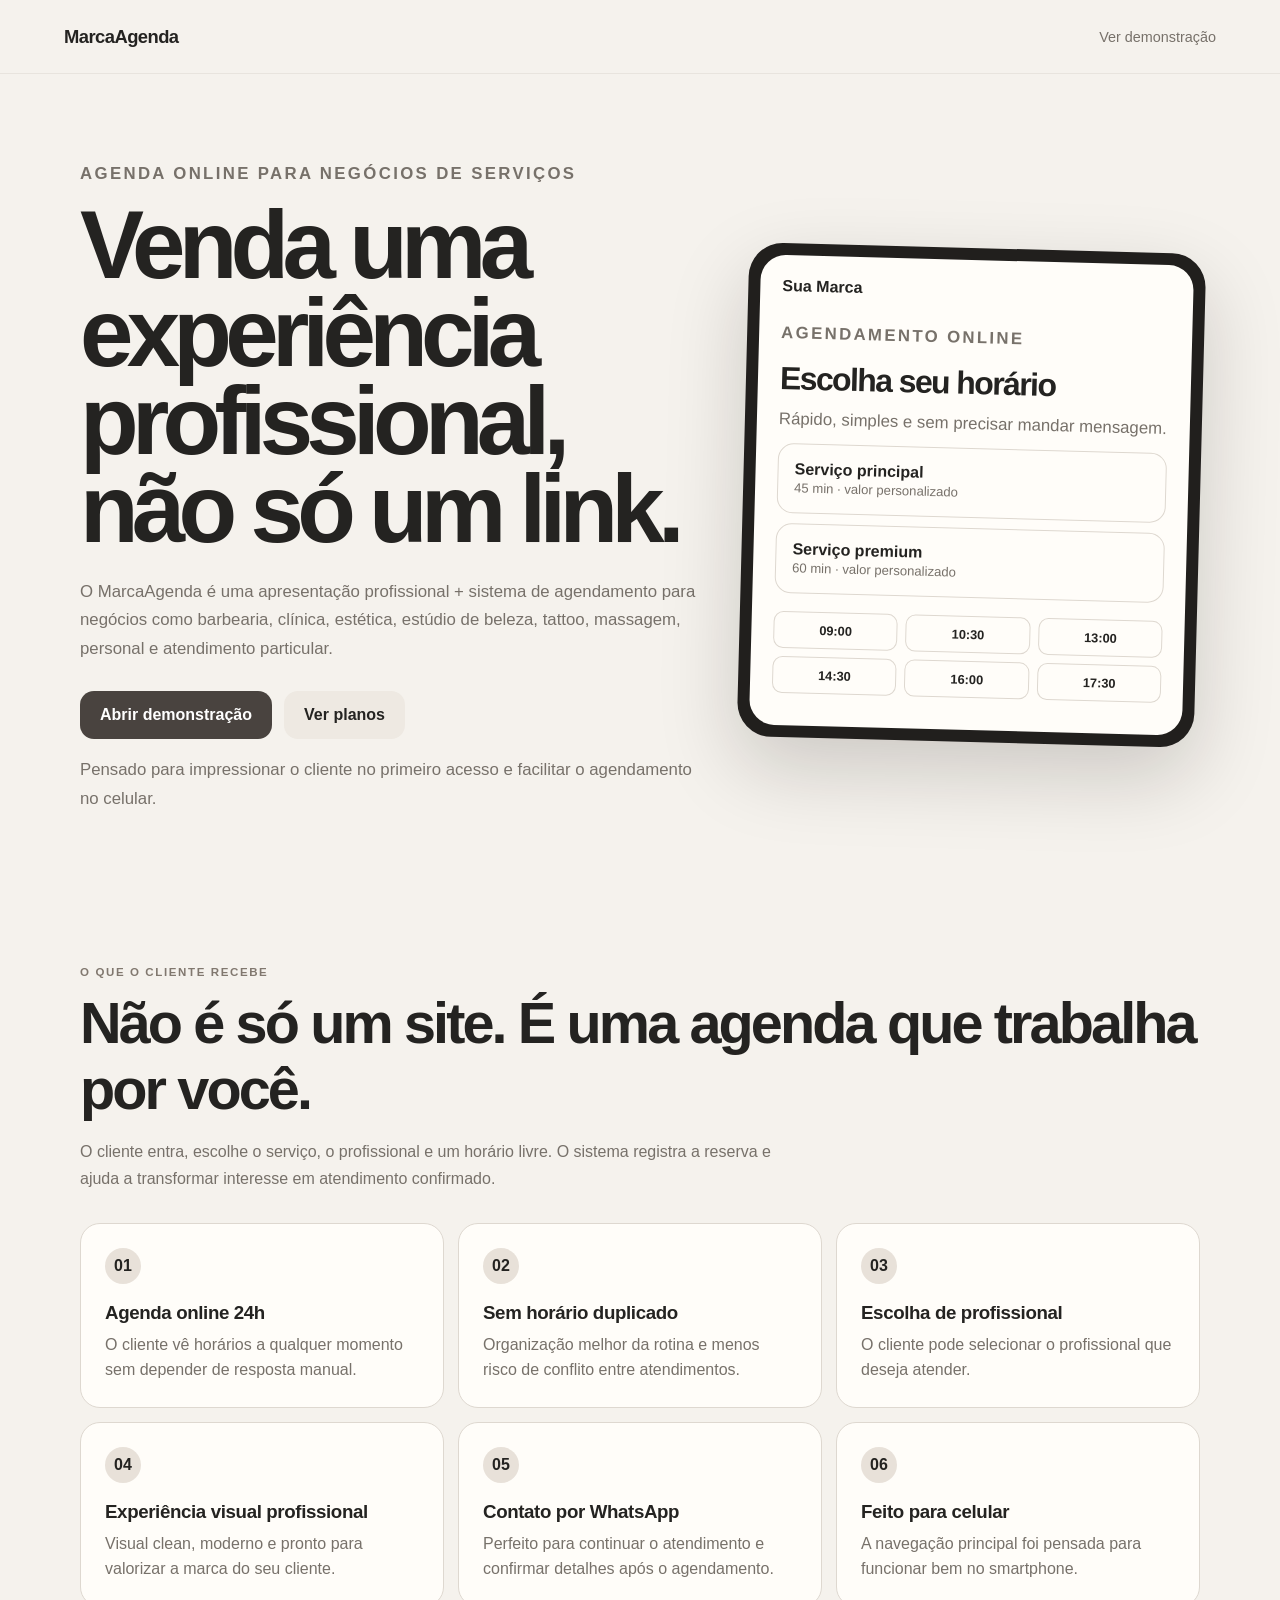
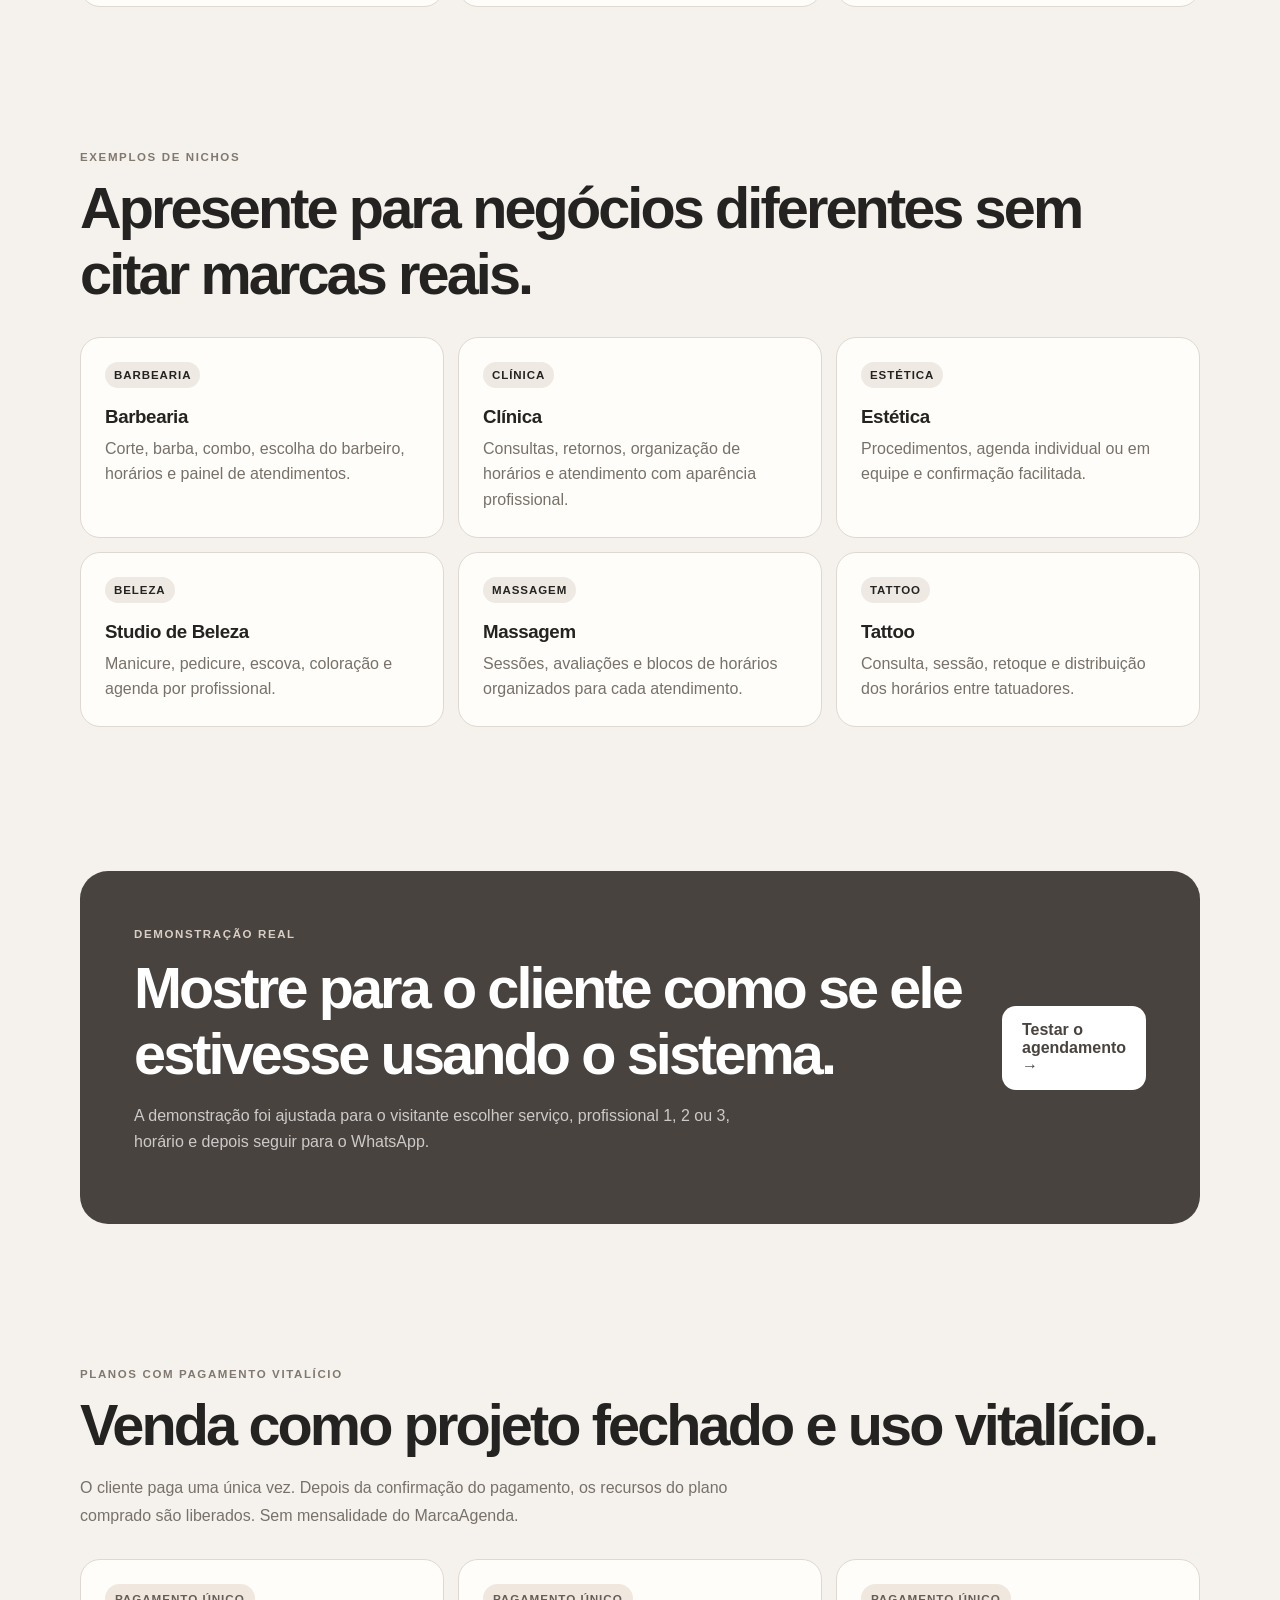
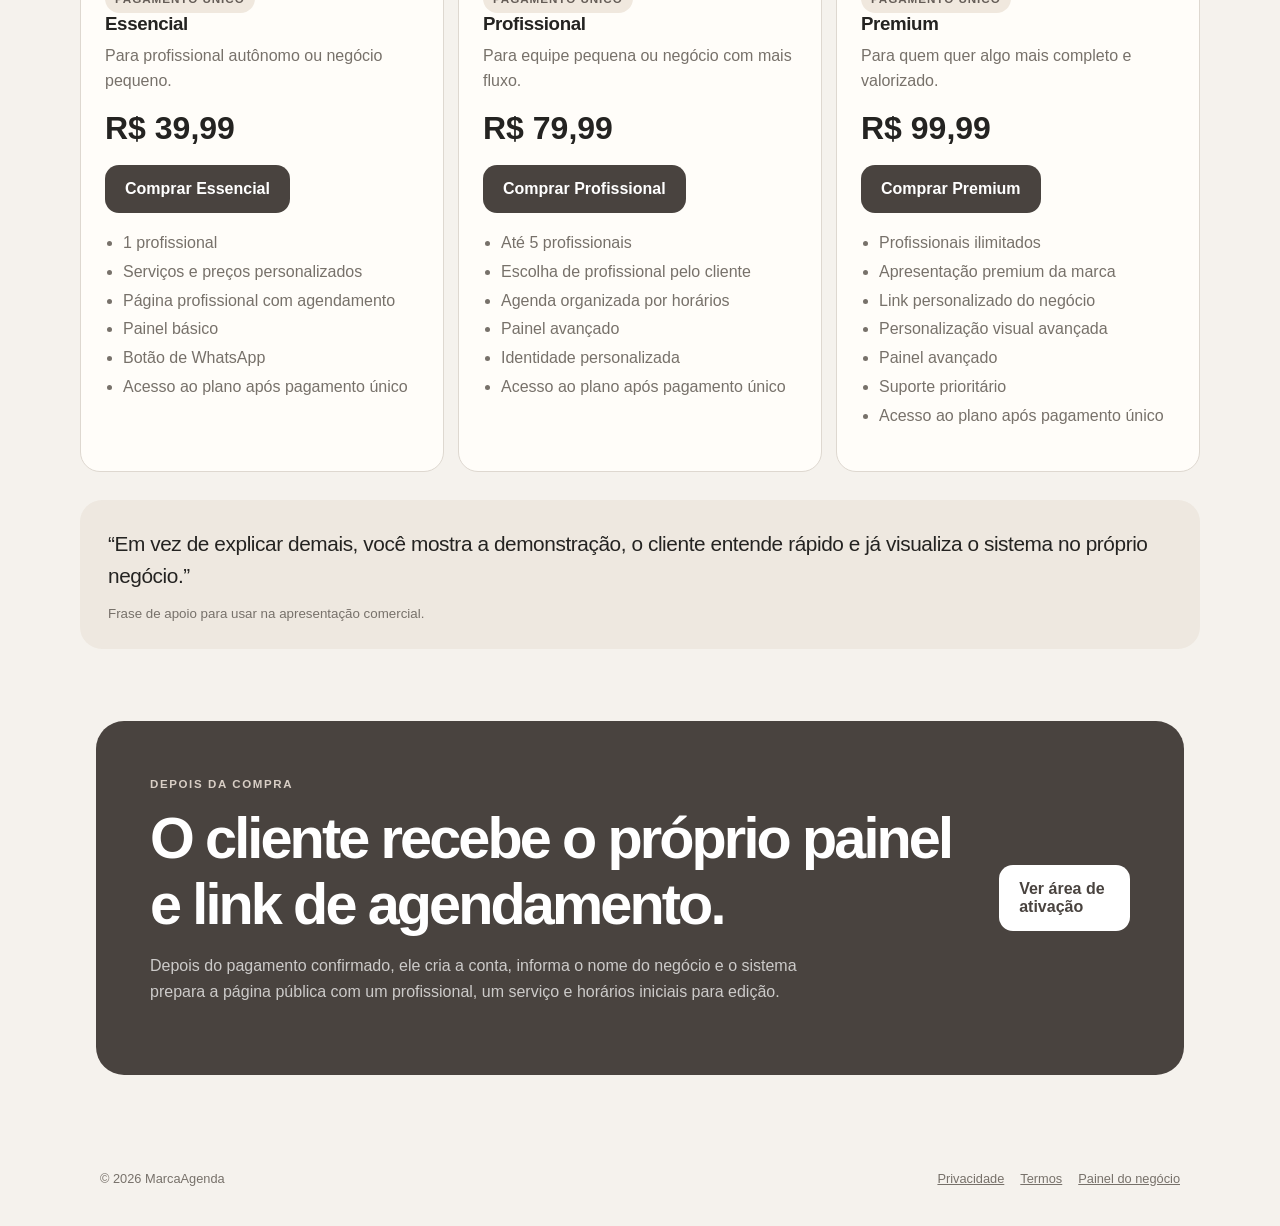
<file: index.html>
<!doctype html>
<html lang="pt-BR">
<head>
  <meta charset="utf-8">
  <meta name="viewport" content="width=device-width,initial-scale=1,viewport-fit=cover">
  <meta name="theme-color" content="#F7F4EF">
  <meta name="description" content="Marca Agenda — agendamento online simples, rápido e profissional.">
  <meta name="application-name" content="Marca Agenda">
  <meta name="author" content="Marca Agenda">

  <meta property="og:type" content="website">
  <meta property="og:site_name" content="Marca Agenda">
  <meta property="og:title" content="Marca Agenda">
  <meta property="og:description" content="Agendamento online simples, rápido e profissional.">

  <meta name="twitter:card" content="summary">
  <meta name="twitter:title" content="Marca Agenda">
  <meta name="twitter:description" content="Agendamento online simples, rápido e profissional.">

  <title>Marca Agenda</title>
  <link rel="stylesheet" href="./styles.css">
  <style>
    .sales-shell{width:min(1120px,calc(100% - 32px));margin:auto}
    .sales-hero{padding:86px 0 64px;display:grid;grid-template-columns:1.15fr .85fr;gap:44px;align-items:center}
    .sales-hero h1{font-size:clamp(3rem,8vw,6rem);line-height:.92;letter-spacing:-.07em;margin:0 0 24px;max-width:850px}
    .sales-hero p{font-size:1.05rem;line-height:1.7;color:var(--muted);max-width:650px}
    .hero-actions{display:flex;gap:12px;flex-wrap:wrap;margin-top:28px}
    .cta{display:inline-flex;align-items:center;justify-content:center;text-decoration:none;border-radius:14px;padding:15px 20px;font-weight:760}
    .cta.primary-cta{background:var(--accent);color:white}.cta.soft{background:var(--surface-2);color:var(--text)}
    .mock-phone{background:#211f1d;border-radius:34px;padding:12px;box-shadow:0 30px 80px rgba(20,15,10,.18);transform:rotate(1.5deg)}
    .mock-screen{background:#fffdf9;border-radius:25px;padding:22px;min-height:470px}
    .mock-brand{font-weight:800;margin-bottom:24px}.mock-card{border:1px solid var(--line);border-radius:16px;padding:16px;margin:10px 0}
    .mock-card strong{display:block}.mock-card span{font-size:.82rem;color:var(--muted)}
    .mock-times{display:grid;grid-template-columns:repeat(3,1fr);gap:8px;margin-top:18px}.mock-times b{padding:10px;border:1px solid var(--line);border-radius:10px;text-align:center;font-size:.8rem}
    .section{padding:72px 0}.section-title{font-size:clamp(2rem,5vw,3.6rem);letter-spacing:-.05em;margin:0 0 14px}.section-sub{color:var(--muted);max-width:700px;line-height:1.7}
    .feature-grid,.use-grid,.price-grid{display:grid;grid-template-columns:repeat(3,1fr);gap:14px;margin-top:30px}
    .feature,.use-card,.price-card{background:var(--surface);border:1px solid var(--line);border-radius:20px;padding:24px}
    .feature .num{width:36px;height:36px;border-radius:50%;display:grid;place-items:center;background:var(--accent-soft);font-weight:800;margin-bottom:18px}
    .feature h3,.use-card h3,.price-card h3{margin:0 0 8px;letter-spacing:-.02em}.feature p,.use-card p,.price-card p{color:var(--muted);line-height:1.6;margin:0}
    .use-card .tag{display:inline-block;font-size:.72rem;font-weight:800;letter-spacing:.08em;background:var(--surface-2);padding:7px 9px;border-radius:999px;margin-bottom:18px}
    .demo-band{background:var(--accent);color:white;border-radius:28px;padding:clamp(28px,5vw,54px);display:flex;justify-content:space-between;align-items:center;gap:30px}
    .demo-band p{color:rgba(255,255,255,.72);line-height:1.6;max-width:650px}.demo-band .cta{background:white;color:var(--accent)}
    .price-card strong{display:block;font-size:2rem;margin:16px 0 4px}.price-card ul{padding-left:18px;color:var(--muted);line-height:1.8}
    .mini-note{font-size:.78rem;color:var(--muted)}
    .small-kicker{font-size:.72rem;letter-spacing:.08em;font-weight:800;color:#7a7169}
    .testimonial{background:#eee8e0;border-radius:22px;padding:28px;margin-top:28px}.testimonial blockquote{margin:0;font-size:1.3rem;line-height:1.55;letter-spacing:-.02em}.testimonial small{display:block;margin-top:14px;color:var(--muted)}
    .plan-badge{display:inline-block;background:#f0e8de;border-radius:999px;padding:8px 10px;font-size:.73rem;font-weight:800;letter-spacing:.08em;color:#655d57}
    @media(max-width:820px){.sales-hero{grid-template-columns:1fr;padding-top:52px}.mock-phone{max-width:420px;margin:auto}.feature-grid,.use-grid,.price-grid{grid-template-columns:1fr}.demo-band{flex-direction:column;align-items:flex-start}}
  </style>
</head>
<body>
  <header class="topbar">
    <a class="brand" href="./">MarcaAgenda</a>
    <a class="quiet-link" href="./demo.html">Ver demonstração</a>
  </header>

  <main class="sales-shell">
    <section class="sales-hero">
      <div>
        <p class="eyebrow">AGENDA ONLINE PARA NEGÓCIOS DE SERVIÇOS</p>
        <h1>Venda uma experiência profissional, não só um link.</h1>
        <p>O MarcaAgenda é uma apresentação profissional + sistema de agendamento para negócios como barbearia, clínica, estética, estúdio de beleza, tattoo, massagem, personal e atendimento particular.</p>
        <div class="hero-actions">
          <a class="cta primary-cta" href="./demo.html">Abrir demonstração</a>
          <a class="cta soft" href="#planos">Ver planos</a>
        </div>
        <p class="mini-note">Pensado para impressionar o cliente no primeiro acesso e facilitar o agendamento no celular.</p>
      </div>
      <div class="mock-phone">
        <div class="mock-screen">
          <div class="mock-brand">Sua Marca</div>
          <p class="eyebrow">AGENDAMENTO ONLINE</p>
          <h2 style="font-size:2rem;letter-spacing:-.05em;margin:0 0 8px">Escolha seu horário</h2>
          <p class="muted">Rápido, simples e sem precisar mandar mensagem.</p>
          <div class="mock-card"><strong>Serviço principal</strong><span>45 min · valor personalizado</span></div>
          <div class="mock-card"><strong>Serviço premium</strong><span>60 min · valor personalizado</span></div>
          <div class="mock-times"><b>09:00</b><b>10:30</b><b>13:00</b><b>14:30</b><b>16:00</b><b>17:30</b></div>
        </div>
      </div>
    </section>

    <section class="section">
      <p class="eyebrow">O QUE O CLIENTE RECEBE</p>
      <h2 class="section-title">Não é só um site. É uma agenda que trabalha por você.</h2>
      <p class="section-sub">O cliente entra, escolhe o serviço, o profissional e um horário livre. O sistema registra a reserva e ajuda a transformar interesse em atendimento confirmado.</p>
      <div class="feature-grid">
        <article class="feature"><div class="num">01</div><h3>Agenda online 24h</h3><p>O cliente vê horários a qualquer momento sem depender de resposta manual.</p></article>
        <article class="feature"><div class="num">02</div><h3>Sem horário duplicado</h3><p>Organização melhor da rotina e menos risco de conflito entre atendimentos.</p></article>
        <article class="feature"><div class="num">03</div><h3>Escolha de profissional</h3><p>O cliente pode selecionar o profissional que deseja atender.</p></article>
        <article class="feature"><div class="num">04</div><h3>Experiência visual profissional</h3><p>Visual clean, moderno e pronto para valorizar a marca do seu cliente.</p></article>
        <article class="feature"><div class="num">05</div><h3>Contato por WhatsApp</h3><p>Perfeito para continuar o atendimento e confirmar detalhes após o agendamento.</p></article>
        <article class="feature"><div class="num">06</div><h3>Feito para celular</h3><p>A navegação principal foi pensada para funcionar bem no smartphone.</p></article>
      </div>
    </section>

    <section class="section">
      <p class="eyebrow">EXEMPLOS DE NICHOS</p>
      <h2 class="section-title">Apresente para negócios diferentes sem citar marcas reais.</h2>
      <div class="use-grid">
        <article class="use-card"><span class="tag">BARBEARIA</span><h3>Barbearia</h3><p>Corte, barba, combo, escolha do barbeiro, horários e painel de atendimentos.</p></article>
        <article class="use-card"><span class="tag">CLÍNICA</span><h3>Clínica</h3><p>Consultas, retornos, organização de horários e atendimento com aparência profissional.</p></article>
        <article class="use-card"><span class="tag">ESTÉTICA</span><h3>Estética</h3><p>Procedimentos, agenda individual ou em equipe e confirmação facilitada.</p></article>
        <article class="use-card"><span class="tag">BELEZA</span><h3>Studio de Beleza</h3><p>Manicure, pedicure, escova, coloração e agenda por profissional.</p></article>
        <article class="use-card"><span class="tag">MASSAGEM</span><h3>Massagem</h3><p>Sessões, avaliações e blocos de horários organizados para cada atendimento.</p></article>
        <article class="use-card"><span class="tag">TATTOO</span><h3>Tattoo</h3><p>Consulta, sessão, retoque e distribuição dos horários entre tatuadores.</p></article>
      </div>
    </section>

    <section class="section">
      <div class="demo-band">
        <div>
          <p class="eyebrow" style="color:#d8cec5">DEMONSTRAÇÃO REAL</p>
          <h2 class="section-title" style="margin-bottom:10px">Mostre para o cliente como se ele estivesse usando o sistema.</h2>
          <p>A demonstração foi ajustada para o visitante escolher serviço, profissional 1, 2 ou 3, horário e depois seguir para o WhatsApp.</p>
        </div>
        <a class="cta" href="./demo.html">Testar o agendamento →</a>
      </div>
    </section>

    <section class="section" id="planos">
      <p class="eyebrow">PLANOS COM PAGAMENTO VITALÍCIO</p>
      <h2 class="section-title">Venda como projeto fechado e uso vitalício.</h2>
      <p class="section-sub">O cliente paga uma única vez. Depois da confirmação do pagamento, os recursos do plano comprado são liberados. Sem mensalidade do MarcaAgenda.</p>
      <div class="price-grid">
        <article class="price-card">
          <span class="plan-badge">PAGAMENTO ÚNICO</span>
          <h3>Essencial</h3>
          <p>Para profissional autônomo ou negócio pequeno.</p>
          <strong>R$ 39,99</strong><a class="cta primary-cta" href="./pagamento.html?plano=essential" style="margin-top:14px">Comprar Essencial</a>
          <ul>
            <li>1 profissional</li>
            <li>Serviços e preços personalizados</li>
            <li>Página profissional com agendamento</li>
            <li>Painel básico</li>
            <li>Botão de WhatsApp</li>
            <li>Acesso ao plano após pagamento único</li>
          </ul>
        </article>
        <article class="price-card">
          <span class="plan-badge">PAGAMENTO ÚNICO</span>
          <h3>Profissional</h3>
          <p>Para equipe pequena ou negócio com mais fluxo.</p>
          <strong>R$ 79,99</strong><a class="cta primary-cta" href="./pagamento.html?plano=professional" style="margin-top:14px">Comprar Profissional</a>
          <ul>
            <li>Até 5 profissionais</li>
            <li>Escolha de profissional pelo cliente</li>
            <li>Agenda organizada por horários</li>
            <li>Painel avançado</li>
            <li>Identidade personalizada</li>
            <li>Acesso ao plano após pagamento único</li>
          </ul>
        </article>
        <article class="price-card">
          <span class="plan-badge">PAGAMENTO ÚNICO</span>
          <h3>Premium</h3>
          <p>Para quem quer algo mais completo e valorizado.</p>
          <strong>R$ 99,99</strong><a class="cta primary-cta" href="./pagamento.html?plano=premium" style="margin-top:14px">Comprar Premium</a>
          <ul>
            <li>Profissionais ilimitados</li>
            <li>Apresentação premium da marca</li>
            <li>Link personalizado do negócio</li>
            <li>Personalização visual avançada</li>
            <li>Painel avançado</li>
            <li>Suporte prioritário</li>
            <li>Acesso ao plano após pagamento único</li>
          </ul>
        </article>
      </div>
      <div class="testimonial">
        <blockquote>“Em vez de explicar demais, você mostra a demonstração, o cliente entende rápido e já visualiza o sistema no próprio negócio.”</blockquote>
        <small>Frase de apoio para usar na apresentação comercial.</small>
      </div>
    </section>
  <section class="sales-shell" style="padding-bottom:72px"><div class="demo-band"><div><p class="eyebrow" style="color:#d8cec5">DEPOIS DA COMPRA</p><h2 class="section-title" style="margin-bottom:10px">O cliente recebe o próprio painel e link de agendamento.</h2><p>Depois do pagamento confirmado, ele cria a conta, informa o nome do negócio e o sistema prepara a página pública com um profissional, um serviço e horários iniciais para edição.</p></div><a class="cta" href="./ativar.html">Ver área de ativação</a></div></section></main>

  <footer>
    <span>© 2026 MarcaAgenda</span>
    <nav><a href="./privacidade.html">Privacidade</a><a href="./termos.html">Termos</a><a href="./admin.html">Painel do negócio</a></nav>
  </footer>
</body>
</html>
</file>
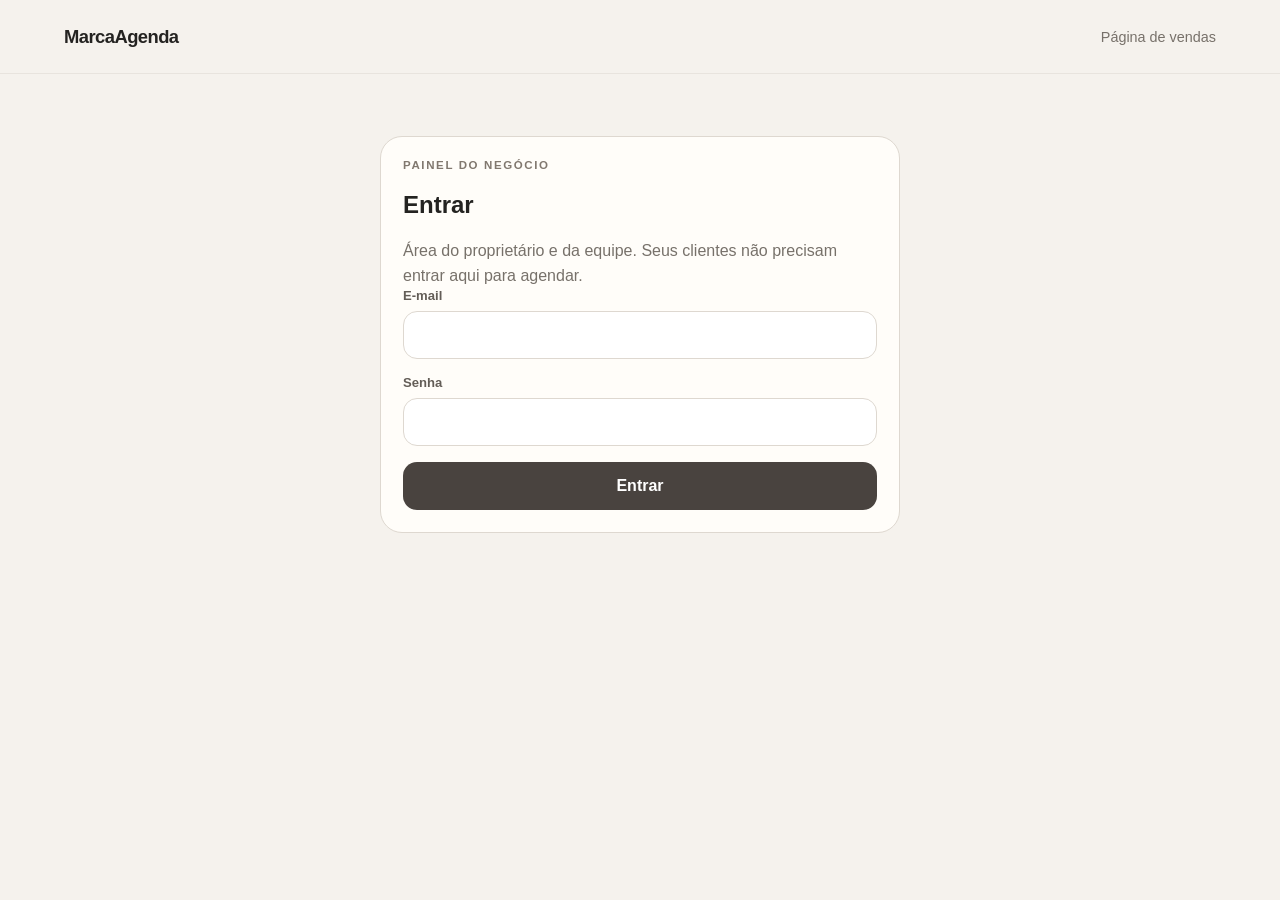
<file: admin.html>
<!doctype html>
<html lang="pt-BR">
<head>
<meta charset="utf-8"><meta name="viewport" content="width=device-width,initial-scale=1">
<title>MarcaAgenda — Painel do negócio</title>
<link rel="stylesheet" href="./styles.css">
<style>
.wrap{width:min(1120px,calc(100% - 32px));margin:0 auto;padding:42px 0 70px}
.card{background:var(--surface);border:1px solid var(--line);border-radius:22px;padding:22px;margin-bottom:16px}
.grid2{display:grid;grid-template-columns:1fr 1fr;gap:14px}.grid3{display:grid;grid-template-columns:repeat(3,1fr);gap:14px}
.tabs{display:flex;gap:8px;overflow:auto;padding-bottom:8px;margin-bottom:18px}.tab{white-space:nowrap;border:1px solid var(--line);background:var(--surface);padding:10px 14px;border-radius:999px;font-weight:750}.tab.active{background:var(--accent);color:#fff}
.list{display:grid;gap:10px}.row{display:flex;justify-content:space-between;align-items:center;gap:14px;border:1px solid var(--line);border-radius:15px;padding:14px}.row small{color:var(--muted)}
.badge{display:inline-flex;padding:7px 10px;border-radius:999px;background:#eee8e0;font-size:.75rem;font-weight:800}.ok{background:#e8f2eb;color:#315c46}.locked{opacity:.5}
.metric{background:var(--surface);border:1px solid var(--line);border-radius:18px;padding:20px}.metric strong{display:block;font-size:2rem;margin-top:6px}
.notice{background:#f3eee8;border-radius:14px;padding:14px;color:var(--muted);font-size:.9rem;line-height:1.55}
.actions{display:flex;gap:8px;flex-wrap:wrap}
.color{width:100%;height:48px;border:1px solid var(--line);border-radius:12px;padding:4px;background:white}
.day-grid{display:grid;grid-template-columns:repeat(5,1fr);gap:8px}.day{border:1px solid var(--line);border-radius:12px;padding:10px;text-align:center}
.hidden{display:none!important}
@media(max-width:780px){.grid2,.grid3{grid-template-columns:1fr}.row{align-items:flex-start;flex-direction:column}.day-grid{grid-template-columns:1fr 1fr}}
</style>
</head>
<body>
<header class="topbar"><a class="brand" href="./">MarcaAgenda</a><a class="quiet-link" href="./">Página de vendas</a></header>
<main class="wrap">
<section id="loginCard" class="card" style="max-width:520px;margin:20px auto">
<p class="eyebrow">PAINEL DO NEGÓCIO</p><h1>Entrar</h1><p class="muted">Área do proprietário e da equipe. Seus clientes não precisam entrar aqui para agendar.</p>
<form id="loginForm" class="form-grid" style="grid-template-columns:1fr"><label class="field"><span>E-mail</span><input id="email" type="email" required></label><label class="field"><span>Senha</span><input id="password" type="password" required></label><button class="primary">Entrar</button></form><div id="loginError" class="alert hidden"></div>
</section>

<section id="dashboard" class="hidden">
<div style="display:flex;justify-content:space-between;gap:18px;align-items:end;margin-bottom:22px"><div><p class="eyebrow">PAINEL DO NEGÓCIO</p><h1 id="businessTitle" style="margin:0">Minha agenda</h1></div><button id="logout" class="secondary">Sair</button></div>

<div class="card">
  <div style="display:flex;justify-content:space-between;gap:14px;align-items:center;flex-wrap:wrap">
    <div><span class="muted">Plano atual</span><h2 id="planName" style="margin:4px 0 0">—</h2></div><span id="planStatus" class="badge">Carregando</span>
  </div>
  <div id="planSummary" class="notice" style="margin-top:14px"></div>
</div>

<div class="card">
  <h2>Seu link de agendamento</h2><p class="muted">Envie este link aos clientes. Eles escolhem serviço, profissional e horário sem criar conta.</p>
  <div class="actions"><input id="publicBookingLink" readonly style="flex:1;min-width:240px"><button id="copyLink" class="secondary">Copiar</button><a id="openLink" class="primary" target="_blank" style="text-decoration:none">Abrir</a></div>
</div>

<nav class="tabs">
<button class="tab active" data-tab="overview">Visão geral</button>
<button class="tab" data-tab="business">Meu negócio</button>
<button class="tab" data-tab="services">Serviços</button>
<button class="tab" data-tab="professionals">Profissionais</button>
<button class="tab" data-tab="schedule">Horários</button>
<button class="tab" data-tab="branding">Visual</button>
</nav>

<section id="tab-overview" class="tabpane">
  <div class="grid3"><div class="metric"><span class="muted">Hoje</span><strong id="todayCount">0</strong></div><div class="metric"><span class="muted">Próximos</span><strong id="futureCount">0</strong></div><div class="metric"><span class="muted">Clientes</span><strong id="clientCount">0</strong></div></div>
  <div id="advancedBox" class="card hidden" style="margin-top:16px"><h2>Painel avançado</h2><div class="grid3"><div class="metric"><span class="muted">Atendimentos 30 dias</span><strong id="monthCount">0</strong></div><div class="metric"><span class="muted">Serviços ativos</span><strong id="serviceCount">0</strong></div><div class="metric"><span class="muted">Profissionais ativos</span><strong id="proCount">0</strong></div></div></div>
  <div class="card" style="margin-top:16px"><h2>Próximos agendamentos</h2><div class="table-wrap"><table><thead><tr><th>Horário</th><th>Cliente</th><th>Serviço</th><th>Profissional</th><th>Status</th></tr></thead><tbody id="appointments"></tbody></table></div></div>
</section>

<section id="tab-business" class="tabpane hidden">
<div class="card"><h2>Informações do negócio</h2><form id="businessForm" class="form-grid">
<label class="field"><span>Nome</span><input id="bizName" required></label><label class="field"><span>WhatsApp</span><input id="bizWhatsapp"></label><label class="field"><span>E-mail de privacidade</span><input id="bizPrivacy" type="email"></label><label class="field"><span>Cidade</span><input id="bizCity"></label><label class="field"><span>Estado</span><input id="bizState" maxlength="2"></label><button class="primary">Salvar informações</button></form><div id="businessMsg" class="notice hidden"></div></div>
</section>

<section id="tab-services" class="tabpane hidden">
<div class="card"><h2>Adicionar serviço</h2><form id="serviceForm" class="form-grid"><label class="field"><span>Nome do serviço</span><input id="serviceName" required></label><label class="field"><span>Duração (min)</span><input id="serviceDuration" type="number" min="15" step="5" value="60" required></label><label class="field"><span>Preço (R$)</span><input id="servicePrice" inputmode="decimal" placeholder="40,00"></label><button class="primary">Adicionar serviço</button></form></div>
<div class="card"><h2>Seus serviços</h2><div id="servicesList" class="list"></div></div>
</section>

<section id="tab-professionals" class="tabpane hidden">
<div class="card"><h2>Adicionar profissional</h2><p id="proLimitText" class="muted"></p><form id="professionalForm" class="form-grid"><label class="field"><span>Nome</span><input id="professionalName" required></label><label class="field"><span>Descrição</span><input id="professionalBio" placeholder="Ex.: especialista em cortes clássicos"></label><button class="primary">Adicionar profissional</button></form><div id="proError" class="alert hidden"></div></div>
<div class="card"><h2>Equipe</h2><div id="professionalsList" class="list"></div></div>
</section>

<section id="tab-schedule" class="tabpane hidden">
<div class="card"><h2>Horário de atendimento</h2><p class="muted">Escolha o profissional e defina os dias úteis. O agendamento público usa estes horários.</p>
<label class="field"><span>Profissional</span><select id="scheduleProfessional"></select></label>
<div class="day-grid" style="margin:16px 0">
<label class="day"><input type="checkbox" class="weekday" value="1" checked> Seg</label><label class="day"><input type="checkbox" class="weekday" value="2" checked> Ter</label><label class="day"><input type="checkbox" class="weekday" value="3" checked> Qua</label><label class="day"><input type="checkbox" class="weekday" value="4" checked> Qui</label><label class="day"><input type="checkbox" class="weekday" value="5" checked> Sex</label>
</div>
<div class="grid2"><label class="field"><span>Início</span><input id="scheduleStart" type="time" value="08:00"></label><label class="field"><span>Fim</span><input id="scheduleEnd" type="time" value="18:00"></label></div>
<button id="saveSchedule" class="primary" style="margin-top:12px">Salvar horários</button><div id="scheduleMsg" class="notice hidden" style="margin-top:12px"></div>
</div>
</section>

<section id="tab-branding" class="tabpane hidden">
<div id="brandingLocked" class="card hidden"><h2>Personalização visual</h2><p class="muted">Este recurso está disponível nos planos Profissional e Premium.</p></div>
<div id="brandingCard" class="card hidden"><h2>Personalização visual</h2><form id="brandingForm" class="form-grid"><label class="field"><span>URL da logo</span><input id="logoUrl" type="url" placeholder="https://..."></label><label class="field"><span>Cor principal</span><input id="themePrimary" class="color" type="color"></label><label class="field"><span>Cor de fundo</span><input id="themeSurface" class="color" type="color"></label><button class="primary">Salvar visual</button></form><div id="brandingMsg" class="notice hidden"></div></div>
</section>
</section>
</main>
<script src="./admin.js" defer></script>
</body></html>
</file>
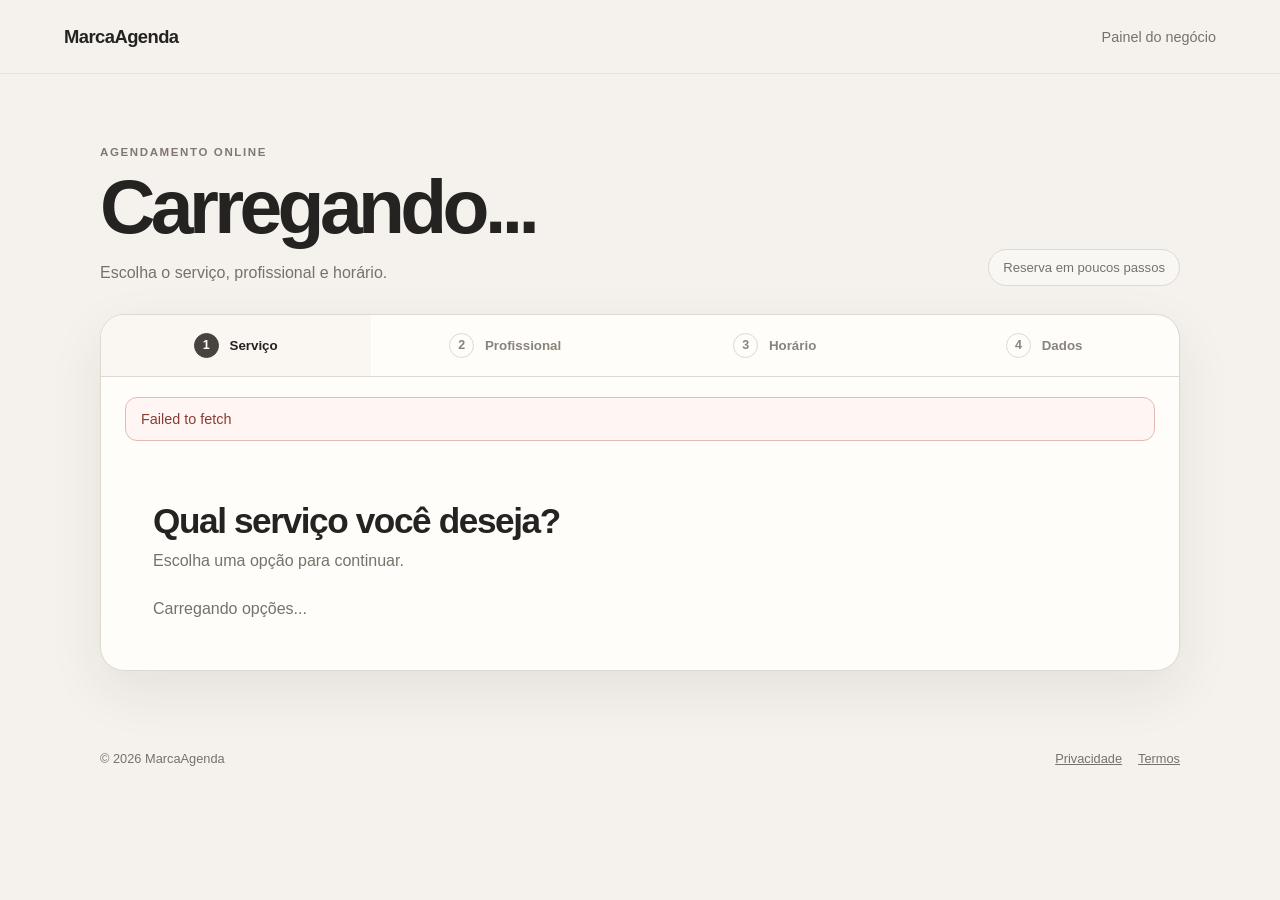
<file: agendar.html>
<!doctype html>
<html lang="pt-BR">
<head>
  <meta charset="utf-8">
  <meta name="viewport" content="width=device-width,initial-scale=1,viewport-fit=cover">
  <meta name="theme-color" content="#F7F4EF">
  <meta name="description" content="Agendamento online simples, seguro e profissional.">
  <title>MarcaAgenda</title>
  <link rel="stylesheet" href="./styles.css">
</head>
<body>
  <header class="topbar">
    <a class="brand" href="./index.html">MarcaAgenda</a>
    <a class="quiet-link" href="./admin.html">Painel do negócio</a>
  </header>

  <main class="shell">
    <section class="hero">
      <div>
        <p class="eyebrow">AGENDAMENTO ONLINE</p>
        <h1 id="businessName">Carregando...</h1>
        <p id="businessDescription" class="muted">Escolha o serviço, profissional e horário.</p>
      </div>
      <div class="status-pill">Reserva em poucos passos</div>
    </section>

    <section class="booking-card" aria-label="Agendamento">
      <div class="steps" id="steps">
        <button class="step active" data-step="1"><span>1</span> Serviço</button>
        <button class="step" data-step="2"><span>2</span> Profissional</button>
        <button class="step" data-step="3"><span>3</span> Horário</button>
        <button class="step" data-step="4"><span>4</span> Dados</button>
      </div>

      <div id="alert" class="alert hidden" role="status"></div>

      <section class="panel" data-panel="1">
        <div class="panel-head">
          <h2>Qual serviço você deseja?</h2>
          <p>Escolha uma opção para continuar.</p>
        </div>
        <div id="services" class="option-grid skeleton-grid"></div>
      </section>

      <section class="panel hidden" data-panel="2">
        <div class="panel-head">
          <button class="back" data-back="1">← Voltar</button>
          <h2>Escolha o profissional</h2>
          <p>Mostramos apenas quem realiza o serviço escolhido.</p>
        </div>
        <div id="professionals" class="option-grid"></div>
      </section>

      <section class="panel hidden" data-panel="3">
        <div class="panel-head">
          <button class="back" data-back="2">← Voltar</button>
          <h2>Escolha a data e o horário</h2>
          <p>Horários ocupados são removidos automaticamente.</p>
        </div>
        <label class="field compact">
          <span>Data</span>
          <input id="dateInput" type="date">
        </label>
        <div id="times" class="time-grid"></div>
      </section>

      <section class="panel hidden" data-panel="4">
        <div class="panel-head">
          <button class="back" data-back="3">← Voltar</button>
          <h2>Seus dados</h2>
          <p>Usaremos apenas para administrar o agendamento.</p>
        </div>
        <form id="bookingForm" class="form-grid">
          <label class="field"><span>Nome *</span><input id="clientName" autocomplete="name" maxlength="100" required></label>
          <label class="field"><span>WhatsApp / telefone *</span><input id="clientPhone" inputmode="tel" autocomplete="tel" maxlength="30" required></label>
          <label class="field"><span>E-mail</span><input id="clientEmail" type="email" autocomplete="email" maxlength="254"></label>
          <label class="field"><span>Observação</span><textarea id="clientNote" maxlength="500" rows="3" placeholder="Opcional"></textarea></label>
          <label class="consent"><input id="marketingOptIn" type="checkbox"><span>Quero receber novidades e ofertas deste estabelecimento.</span></label>
          <p class="privacy-note">Ao confirmar, seus dados serão usados para criar e administrar este agendamento. Consulte a <a href="./privacidade.html">Política de Privacidade</a>.</p>
          <button id="confirmButton" class="primary" type="submit">Confirmar agendamento</button>
        </form>
      </section>

      <section class="panel hidden success" data-panel="5">
        <div class="success-icon">✓</div>
        <p class="eyebrow">AGENDAMENTO CONFIRMADO</p>
        <h2>Está tudo certo.</h2>
        <div id="confirmation" class="confirmation"></div>
        <button class="secondary" onclick="location.reload()">Fazer outro agendamento</button>
      </section>
    </section>
  </main>

  <footer>
    <span>© <span id="year"></span> MarcaAgenda</span>
    <nav><a href="./privacidade.html">Privacidade</a><a href="./termos.html">Termos</a></nav>
  </footer>

  <script src="./app.js" defer></script>
</body>
</html>
</file>
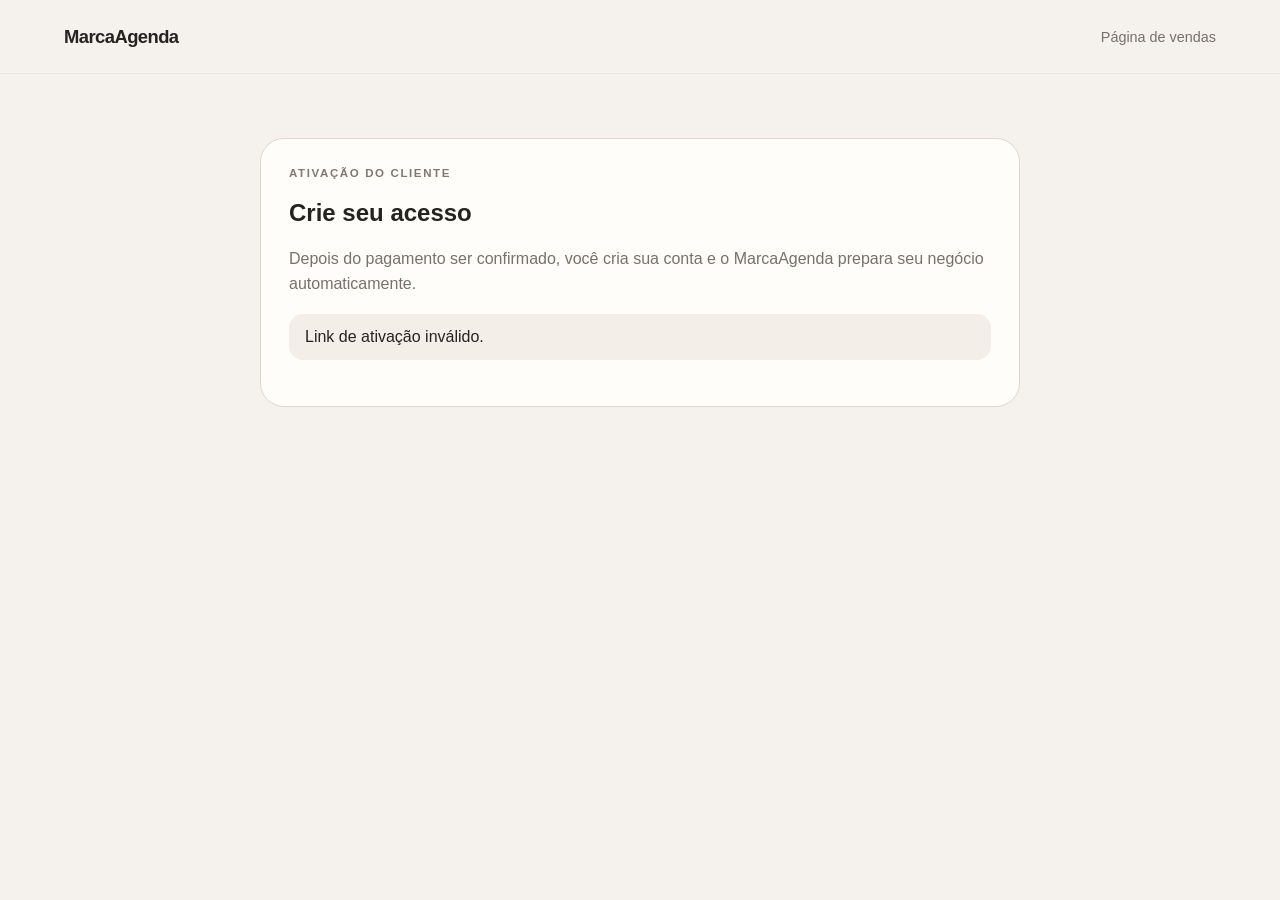
<file: ativar.html>
<!doctype html>
<html lang="pt-BR">
<head>
<meta charset="utf-8"><meta name="viewport" content="width=device-width,initial-scale=1,viewport-fit=cover">
<title>MarcaAgenda — Ativar acesso</title><link rel="stylesheet" href="./styles.css">
<style>
.wrap{width:min(760px,calc(100% - 32px));margin:0 auto;padding:64px 0}.card{background:var(--surface);border:1px solid var(--line);border-radius:24px;padding:28px}.status{padding:14px 16px;border-radius:14px;background:#f3eee8;margin:18px 0}.ok{background:#e7f2ea;color:#315c46}.warn{background:#fff1df;color:#78531f}.two{display:grid;grid-template-columns:1fr 1fr;gap:12px}@media(max-width:620px){.two{grid-template-columns:1fr}}
</style></head>
<body>
<header class="topbar"><a class="brand" href="./">MarcaAgenda</a><a class="quiet-link" href="./">Página de vendas</a></header>
<main class="wrap"><section class="card">
<p class="eyebrow">ATIVAÇÃO DO CLIENTE</p><h1>Crie seu acesso</h1>
<p class="muted">Depois do pagamento ser confirmado, você cria sua conta e o MarcaAgenda prepara seu negócio automaticamente.</p>
<div id="orderStatus" class="status">Consultando pagamento...</div>

<div id="accountArea" class="hidden">
  <h2>1. Crie sua conta</h2>
  <form id="signupForm" class="form-grid" style="grid-template-columns:1fr">
    <label class="field"><span>E-mail</span><input id="email" type="email" required></label>
    <label class="field"><span>Senha</span><input id="password" type="password" minlength="8" required></label>
    <button class="primary">Criar conta</button>
  </form>
  <p class="notice muted">Se sua conta já existe, use o formulário abaixo para entrar.</p>
  <form id="loginForm" class="form-grid" style="grid-template-columns:1fr;margin-top:12px">
    <label class="field"><span>E-mail</span><input id="loginEmail" type="email" required></label>
    <label class="field"><span>Senha</span><input id="loginPassword" type="password" required></label>
    <button class="secondary">Entrar</button>
  </form>
</div>

<div id="businessArea" class="hidden" style="margin-top:30px">
  <h2>2. Configure seu negócio</h2>
  <form id="claimForm" class="form-grid" style="grid-template-columns:1fr">
    <label class="field"><span>Nome do negócio</span><input id="businessName" required maxlength="100" placeholder="Ex.: Barbearia Central"></label>
    <label class="field"><span>Endereço do seu link</span><input id="businessSlug" required maxlength="50" placeholder="barbearia-central"></label>
    <button class="primary">Ativar meu MarcaAgenda</button>
  </form>
</div>
<div id="done" class="hidden status ok"></div><div id="err" class="alert hidden"></div>
</section></main>
<script src="./ativar.js" defer></script></body></html>
</file>
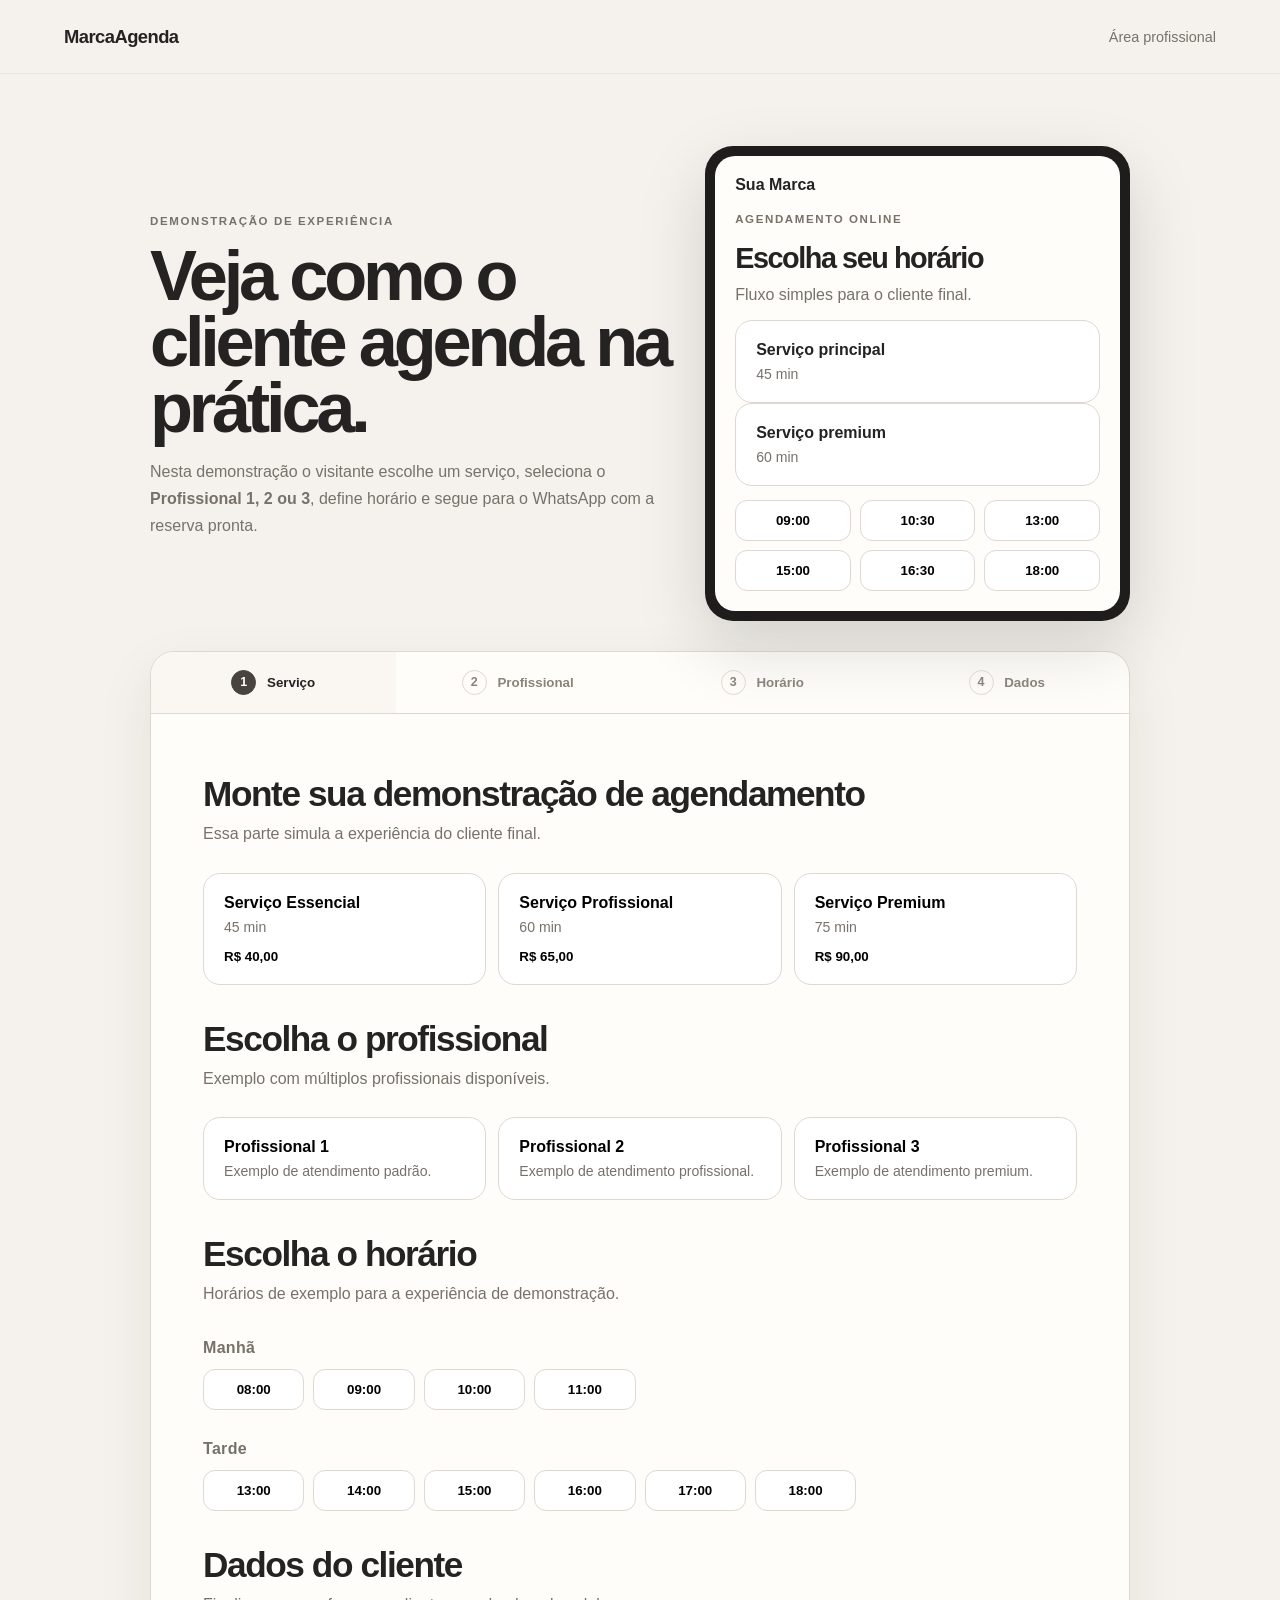
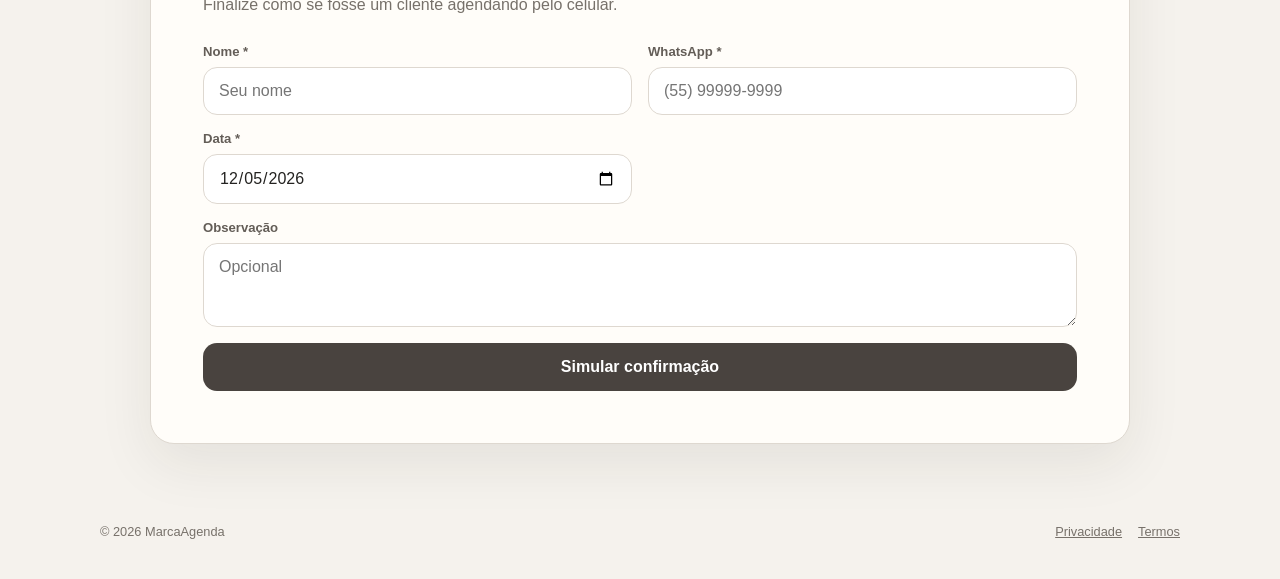
<file: demo.html>
<!doctype html>
<html lang="pt-BR">
<head>
  <meta charset="utf-8">
  <meta name="viewport" content="width=device-width,initial-scale=1,viewport-fit=cover">
  <meta name="theme-color" content="#F7F4EF">
  <title>MarcaAgenda — Demonstração</title>
  <link rel="stylesheet" href="./styles.css">
  <style>
    .demo-shell{width:min(980px,calc(100% - 32px));margin:0 auto;padding:72px 0 56px}
    .demo-hero{display:grid;grid-template-columns:1.1fr .9fr;gap:36px;align-items:center;margin-bottom:30px}
    .demo-hero h1{font-size:clamp(2.2rem,7vw,4.4rem);line-height:.94;letter-spacing:-.06em;margin:0 0 16px}
    .demo-hero p{color:var(--muted);line-height:1.7}
    .mini-phone{background:#1f1d1b;border-radius:28px;padding:10px;box-shadow:0 25px 70px rgba(0,0,0,.14)}
    .mini-screen{background:#fffdf9;border-radius:20px;padding:20px}
    .option.selected,.time.selected{background:var(--accent);color:#fff;border-color:var(--accent)}
    .option.selected .meta,.option.selected .price{color:#f4ede6}
    .summary-box{background:#f3eee8;border:1px solid var(--line);border-radius:16px;padding:18px;margin-top:16px;line-height:1.8}
    .schedule-groups{display:grid;gap:24px}.schedule-group h3{font-size:1rem;letter-spacing:.02em;margin:0 0 12px;color:var(--muted)}
    .schedule-group{padding-top:6px}
    @media(max-width:820px){.demo-hero{grid-template-columns:1fr}.mini-phone{max-width:390px;margin:auto}}
  </style>
</head>
<body>
  <header class="topbar">
    <a class="brand" href="./index.html">MarcaAgenda</a>
    <a class="quiet-link" href="./admin.html">Área profissional</a>
  </header>

  <main class="demo-shell">
    <section class="demo-hero">
      <div>
        <p class="eyebrow">DEMONSTRAÇÃO DE EXPERIÊNCIA</p>
        <h1>Veja como o cliente agenda na prática.</h1>
        <p>Nesta demonstração o visitante escolhe um serviço, seleciona o <strong>Profissional 1, 2 ou 3</strong>, define horário e segue para o WhatsApp com a reserva pronta.</p>
      </div>
      <div class="mini-phone">
        <div class="mini-screen">
          <strong style="display:block;margin-bottom:16px">Sua Marca</strong>
          <p class="eyebrow">AGENDAMENTO ONLINE</p>
          <h2 style="font-size:1.8rem;letter-spacing:-.05em;margin:0 0 6px">Escolha seu horário</h2>
          <p class="muted">Fluxo simples para o cliente final.</p>
          <div class="option" style="margin-top:12px"><strong>Serviço principal</strong><div class="meta">45 min</div></div>
          <div class="option"><strong>Serviço premium</strong><div class="meta">60 min</div></div>
          <div class="time-grid" style="margin-top:14px"><button class="time">09:00</button><button class="time">10:30</button><button class="time">13:00</button><button class="time">15:00</button><button class="time">16:30</button><button class="time">18:00</button></div>
        </div>
      </div>
    </section>

    <section class="booking-card">
      <div class="steps">
        <button class="step active"><span>1</span> Serviço</button>
        <button class="step"><span>2</span> Profissional</button>
        <button class="step"><span>3</span> Horário</button>
        <button class="step"><span>4</span> Dados</button>
      </div>

      <section class="panel">
        <div class="panel-head">
          <h2>Monte sua demonstração de agendamento</h2>
          <p>Essa parte simula a experiência do cliente final.</p>
        </div>

        <div class="option-grid" id="services"></div>

        <div class="panel-head" style="margin-top:34px">
          <h2>Escolha o profissional</h2>
          <p>Exemplo com múltiplos profissionais disponíveis.</p>
        </div>
        <div class="option-grid" id="professionals"></div>

        <div class="panel-head" style="margin-top:34px">
          <h2>Escolha o horário</h2>
          <p>Horários de exemplo para a experiência de demonstração.</p>
        </div>
        <div class="schedule-groups">
          <div class="schedule-group">
            <h3>Manhã</h3>
            <div class="time-grid" id="timesMorning"></div>
          </div>
          <div class="schedule-group">
            <h3>Tarde</h3>
            <div class="time-grid" id="timesAfternoon"></div>
          </div>
        </div>

        <div class="panel-head" style="margin-top:34px">
          <h2>Dados do cliente</h2>
          <p>Finalize como se fosse um cliente agendando pelo celular.</p>
        </div>
        <form id="demoForm" class="form-grid">
          <label class="field"><span>Nome *</span><input id="name" required maxlength="100" placeholder="Seu nome"></label>
          <label class="field"><span>WhatsApp *</span><input id="phone" required maxlength="30" placeholder="(55) 99999-9999"></label>
          <label class="field"><span>Data *</span><input id="date" type="date" required></label>
          <label class="field"><span>Observação</span><textarea id="note" maxlength="300" rows="3" placeholder="Opcional"></textarea></label>
          <button class="primary" type="submit">Simular confirmação</button>
        </form>

        <div id="result" class="summary-box hidden"></div>
      </section>
    </section>
  </main>

  <footer>
    <span>© 2026 MarcaAgenda</span>
    <nav><a href="./privacidade.html">Privacidade</a><a href="./termos.html">Termos</a></nav>
  </footer>

  <script>
    const services = [
      { id:'s1', name:'Serviço Essencial', time:'45 min', price:'R$ 40,00' },
      { id:'s2', name:'Serviço Profissional', time:'60 min', price:'R$ 65,00' },
      { id:'s3', name:'Serviço Premium', time:'75 min', price:'R$ 90,00' }
    ];

    const professionals = [
      { id:'p1', name:'Profissional 1', bio:'Exemplo de atendimento padrão.' },
      { id:'p2', name:'Profissional 2', bio:'Exemplo de atendimento profissional.' },
      { id:'p3', name:'Profissional 3', bio:'Exemplo de atendimento premium.' }
    ];

    const morningTimes = ['08:00','09:00','10:00','11:00'];
    const afternoonTimes = ['13:00','14:00','15:00','16:00','17:00','18:00'];

    const state = { service:null, professional:null, time:null };
    const servicesEl = document.getElementById('services');
    const prosEl = document.getElementById('professionals');
    const timesMorningEl = document.getElementById('timesMorning');
    const timesAfternoonEl = document.getElementById('timesAfternoon');
    const resultEl = document.getElementById('result');

    document.getElementById('date').value = new Date(Date.now() - new Date().getTimezoneOffset()*60000).toISOString().slice(0,10);
    document.getElementById('date').min = document.getElementById('date').value;

    function renderServices(){
      servicesEl.innerHTML = services.map(s => `
        <button type="button" class="option ${state.service?.id===s.id?'selected':''}" data-id="${s.id}">
          <strong>${s.name}</strong>
          <div class="meta">${s.time}</div>
          <div class="price">${s.price}</div>
        </button>
      `).join('');
      servicesEl.querySelectorAll('.option').forEach(btn => {
        btn.onclick = () => {
          state.service = services.find(s => s.id === btn.dataset.id);
          renderServices();
        };
      });
    }

    function renderProfessionals(){
      prosEl.innerHTML = professionals.map(p => `
        <button type="button" class="option ${state.professional?.id===p.id?'selected':''}" data-id="${p.id}">
          <strong>${p.name}</strong>
          <div class="meta">${p.bio}</div>
        </button>
      `).join('');
      prosEl.querySelectorAll('.option').forEach(btn => {
        btn.onclick = () => {
          state.professional = professionals.find(p => p.id === btn.dataset.id);
          renderProfessionals();
        };
      });
    }

    function bindTimeButtons(container){
      container.querySelectorAll('.time').forEach(btn => {
        btn.onclick = () => {
          state.time = btn.dataset.time;
          renderTimes();
        };
      });
    }
    function renderTimes(){
      timesMorningEl.innerHTML = morningTimes.map(t => `<button type="button" class="time ${state.time===t?'selected':''}" data-time="${t}">${t}</button>`).join('');
      timesAfternoonEl.innerHTML = afternoonTimes.map(t => `<button type="button" class="time ${state.time===t?'selected':''}" data-time="${t}">${t}</button>`).join('');
      bindTimeButtons(timesMorningEl);
      bindTimeButtons(timesAfternoonEl);
    }

    renderServices();
    renderProfessionals();
    renderTimes();

    document.getElementById('demoForm').addEventListener('submit', e => {
      e.preventDefault();
      if(!state.service || !state.professional || !state.time){
        alert('Escolha serviço, profissional e horário antes de continuar.');
        return;
      }

      const name = document.getElementById('name').value.trim();
      const phone = document.getElementById('phone').value.trim();
      const date = document.getElementById('date').value;
      const note = document.getElementById('note').value.trim();

      const msg = `Olá! Quero confirmar este agendamento:%0A%0ANome: ${encodeURIComponent(name)}%0AWhatsApp: ${encodeURIComponent(phone)}%0AServiço: ${encodeURIComponent(state.service.name)}%0AProfissional: ${encodeURIComponent(state.professional.name)}%0AData: ${encodeURIComponent(date)}%0AHorário: ${encodeURIComponent(state.time)}%0AObservação: ${encodeURIComponent(note || 'Sem observação')}`;
      const wa = `https://wa.me/5555999990000?text=${msg}`;

      resultEl.classList.remove('hidden');
      resultEl.innerHTML = `
        <strong>Demonstração confirmada</strong><br>
        Serviço: ${state.service.name}<br>
        Profissional: ${state.professional.name}<br>
        Data: ${date}<br>
        Horário: ${state.time}<br>
        Cliente: ${name}<br><br>
        <a class="primary" style="display:inline-flex;text-decoration:none" href="${wa}" target="_blank" rel="noopener">Continuar no WhatsApp</a>
        <p class="mini-note" style="margin-top:14px">Troque o número 5555999990000 pelo WhatsApp real do seu cliente antes de vender.</p>
      `;
      resultEl.scrollIntoView({behavior:'smooth', block:'nearest'});
    });
  </script>
</body>
</html>
</file>
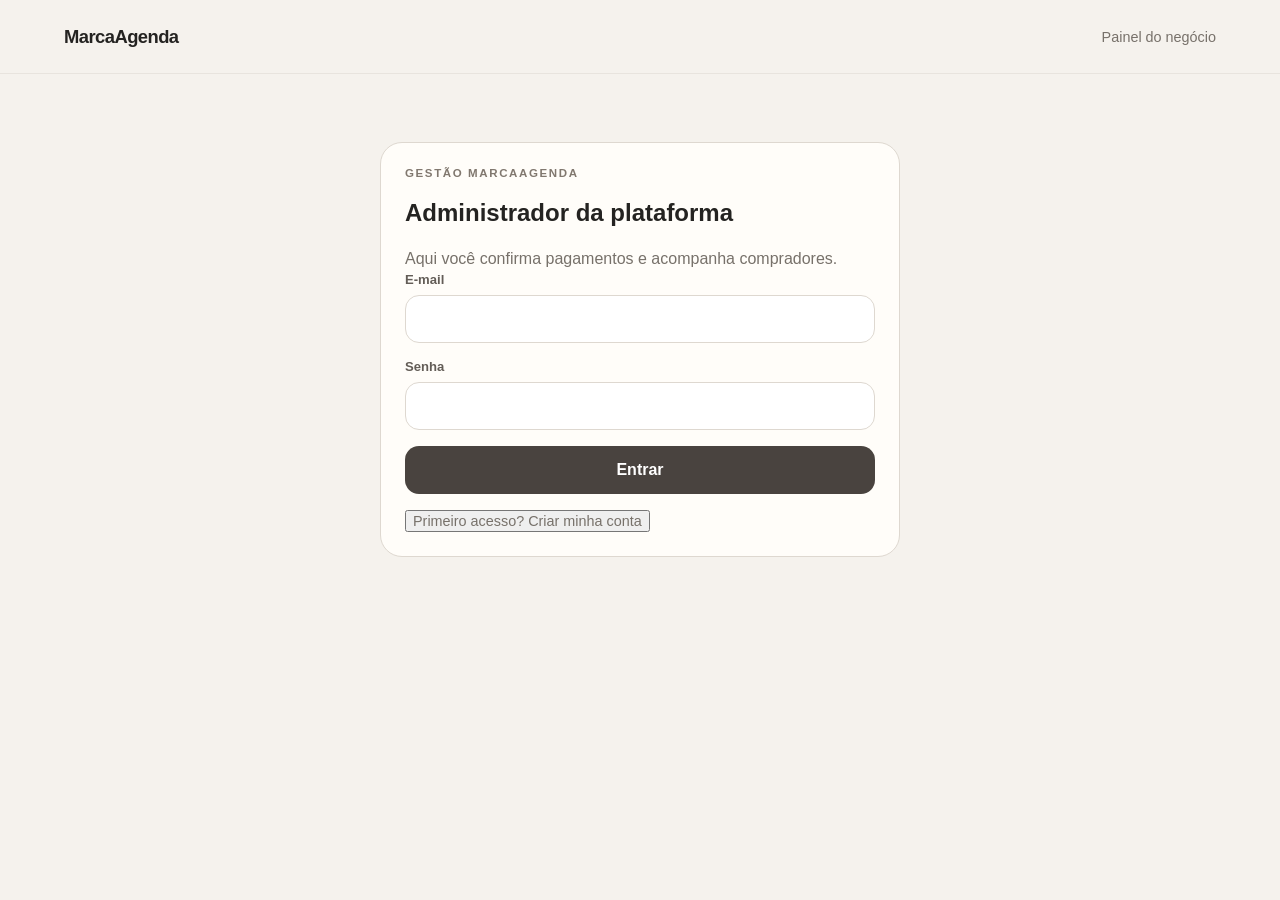
<file: gestao.html>
<!doctype html><html lang="pt-BR"><head><meta charset="utf-8"><meta name="viewport" content="width=device-width,initial-scale=1"><title>MarcaAgenda — Gestão</title><link rel="stylesheet" href="./styles.css"><style>
.wrap{width:min(1100px,calc(100% - 32px));margin:0 auto;padding:48px 0}.card{background:var(--surface);border:1px solid var(--line);border-radius:22px;padding:24px;margin-bottom:16px}.orders{display:grid;gap:12px}.order{border:1px solid var(--line);border-radius:16px;padding:16px;display:grid;grid-template-columns:1.5fr 1fr auto;gap:14px;align-items:center}.paid{background:#edf5ef}.pending{background:#fffaf2}.tiny{font-size:.8rem;color:var(--muted)}@media(max-width:760px){.order{grid-template-columns:1fr}}
</style></head><body>
<header class="topbar"><a class="brand" href="./">MarcaAgenda</a><a class="quiet-link" href="./admin.html">Painel do negócio</a></header>
<main class="wrap">
<section id="loginCard" class="card" style="max-width:520px;margin:20px auto"><p class="eyebrow">GESTÃO MARCAAGENDA</p><h1>Administrador da plataforma</h1><p class="muted">Aqui você confirma pagamentos e acompanha compradores.</p>
<form id="loginForm" class="form-grid" style="grid-template-columns:1fr"><label class="field"><span>E-mail</span><input id="email" type="email" required></label><label class="field"><span>Senha</span><input id="password" type="password" required></label><button class="primary">Entrar</button></form>
<button id="showSignup" class="quiet-link" style="margin-top:16px">Primeiro acesso? Criar minha conta</button>
<form id="signupForm" class="form-grid hidden" style="grid-template-columns:1fr;margin-top:16px"><label class="field"><span>E-mail</span><input id="signupEmail" type="email" required></label><label class="field"><span>Senha</span><input id="signupPassword" type="password" minlength="8" required></label><button class="secondary">Criar conta</button></form><div id="loginErr" class="alert hidden"></div></section>

<section id="bootstrapCard" class="card hidden" style="max-width:620px;margin:20px auto"><h2>Ativar administrador principal</h2><p class="muted">Isso é necessário apenas uma vez.</p><form id="bootstrapForm" class="form-grid" style="grid-template-columns:1fr"><label class="field"><span>Código de configuração</span><input id="bootstrapCode" required></label><button class="primary">Ativar gestão</button></form><div id="bootErr" class="alert hidden"></div></section>

<section id="dashboard" class="hidden">
<div style="display:flex;justify-content:space-between;align-items:end;gap:16px;margin-bottom:22px"><div><p class="eyebrow">CONTROLE DE VENDAS</p><h1 style="margin:0">Compras do MarcaAgenda</h1></div><button id="logout" class="secondary">Sair</button></div>
<div class="card"><strong>Fluxo:</strong> comprador gera Pix → você confere o recebimento → toca em <b>Confirmar pagamento</b> → o comprador cria a própria conta e ativa o negócio.</div>
<div id="orders" class="orders"></div></section>
</main><script src="./gestao.js" defer></script></body></html>
</file>
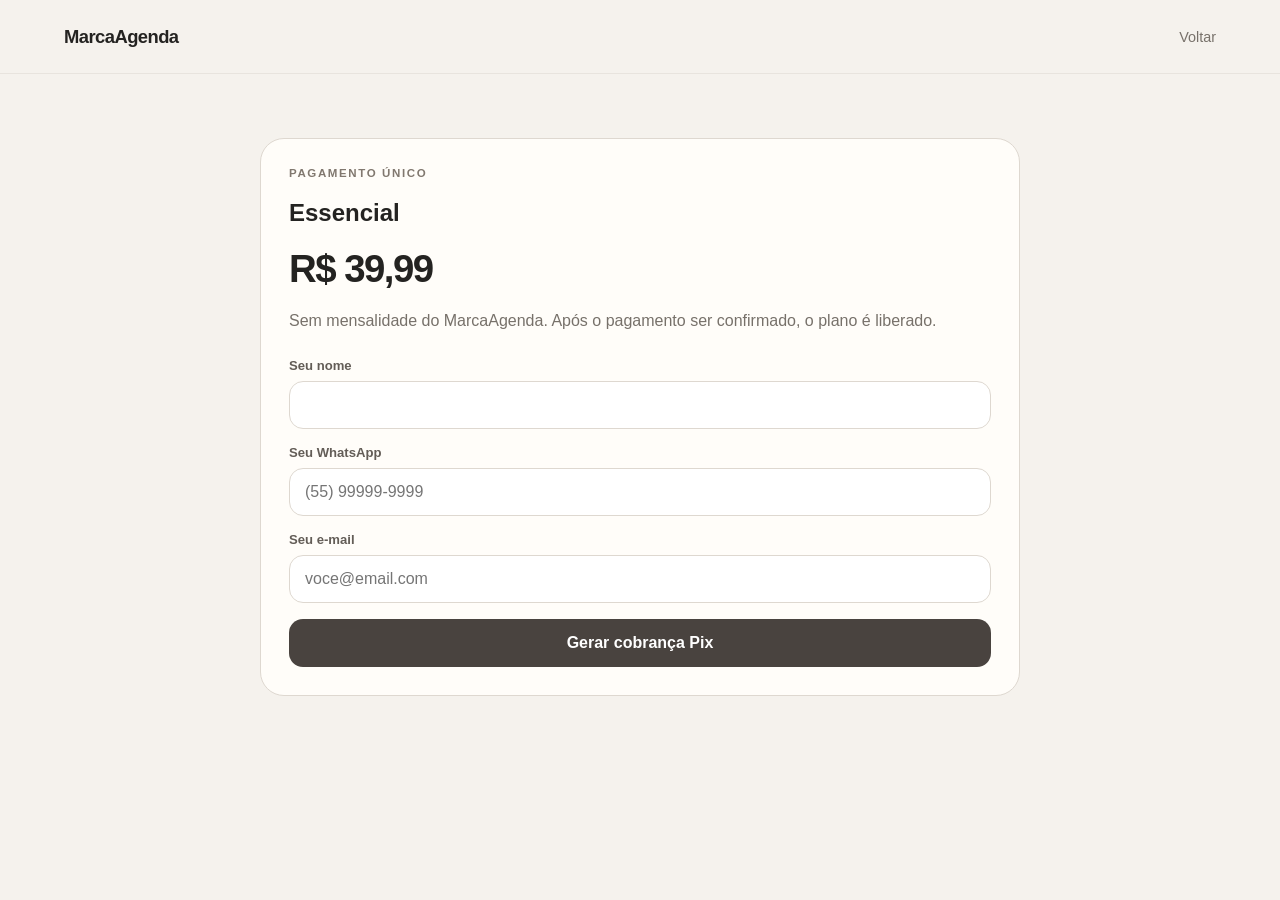
<file: pagamento.html>
<!doctype html>
<html lang="pt-BR">
<head>
<meta charset="utf-8">
<meta name="viewport" content="width=device-width,initial-scale=1,viewport-fit=cover">
<title>MarcaAgenda — Pagamento</title>
<link rel="stylesheet" href="./styles.css">
<style>
.pay-shell{width:min(760px,calc(100% - 32px));margin:0 auto;padding:64px 0}
.pay-card{background:var(--surface);border:1px solid var(--line);border-radius:24px;padding:28px}
.price-big{font-size:2.4rem;font-weight:850;letter-spacing:-.04em;margin:6px 0 18px}
.pixbox{background:#f3eee8;border:1px solid var(--line);border-radius:18px;padding:18px;margin-top:20px}
.qr-wrap{display:grid;place-items:center;background:white;border-radius:16px;padding:18px;margin:16px 0}
#qrImage{max-width:240px;width:100%;height:auto;image-rendering:auto}
.copy-row{display:flex;gap:8px}.copy-row input{flex:1;min-width:0}
.notice{font-size:.84rem;color:var(--muted);line-height:1.6}
@media(max-width:600px){.copy-row{flex-direction:column}}
</style>

</head>
<body>
<header class="topbar"><a class="brand" href="./">MarcaAgenda</a><a class="quiet-link" href="./">Voltar</a></header>
<main class="pay-shell">
  <section class="pay-card">
    <p class="eyebrow">PAGAMENTO ÚNICO</p>
    <h1 id="planName">Carregando plano...</h1>
    <div id="price" class="price-big"></div>
    <p class="muted">Sem mensalidade do MarcaAgenda. Após o pagamento ser confirmado, o plano é liberado.</p>

    <form id="buyerForm" class="form-grid" style="grid-template-columns:1fr;margin-top:24px">
      <label class="field"><span>Seu nome</span><input id="buyerName" required maxlength="100"></label>
      <label class="field"><span>Seu WhatsApp</span><input id="buyerPhone" required maxlength="30" placeholder="(55) 99999-9999"></label><label class="field"><span>Seu e-mail</span><input id="buyerEmail" type="email" required maxlength="254" placeholder="voce@email.com"></label>
      <button class="primary" type="submit">Gerar cobrança Pix</button>
    </form>

    <div id="pixArea" class="pixbox hidden">
      <h2 style="margin-top:0">Pague com Pix</h2>
      <p class="notice">Escaneie o QR Code ou copie o código Pix. O QR está incorporado na própria página para evitar falhas de carregamento.</p>
      <div class="qr-wrap"><img id="qrImage" alt="QR Code Pix" width="240" height="240"></div>
      <div class="copy-row">
        <input id="pixCode" readonly>
        <button id="copyPix" type="button" class="secondary">Copiar código</button>
      </div>
      <p id="orderRef" class="notice"></p><a id="activationLink" class="primary hidden" style="text-decoration:none;margin-top:10px" href="#">Já paguei — acompanhar ativação</a>
      <p class="notice">O pagamento é conferido manualmente antes da liberação do plano. Guarde a referência da compra.</p>
    </div>
    <div id="errorBox" class="alert hidden"></div>
  </section>
</main>
<script src="./pagamento.js?v=12" defer></script>
</body></html>
</file>
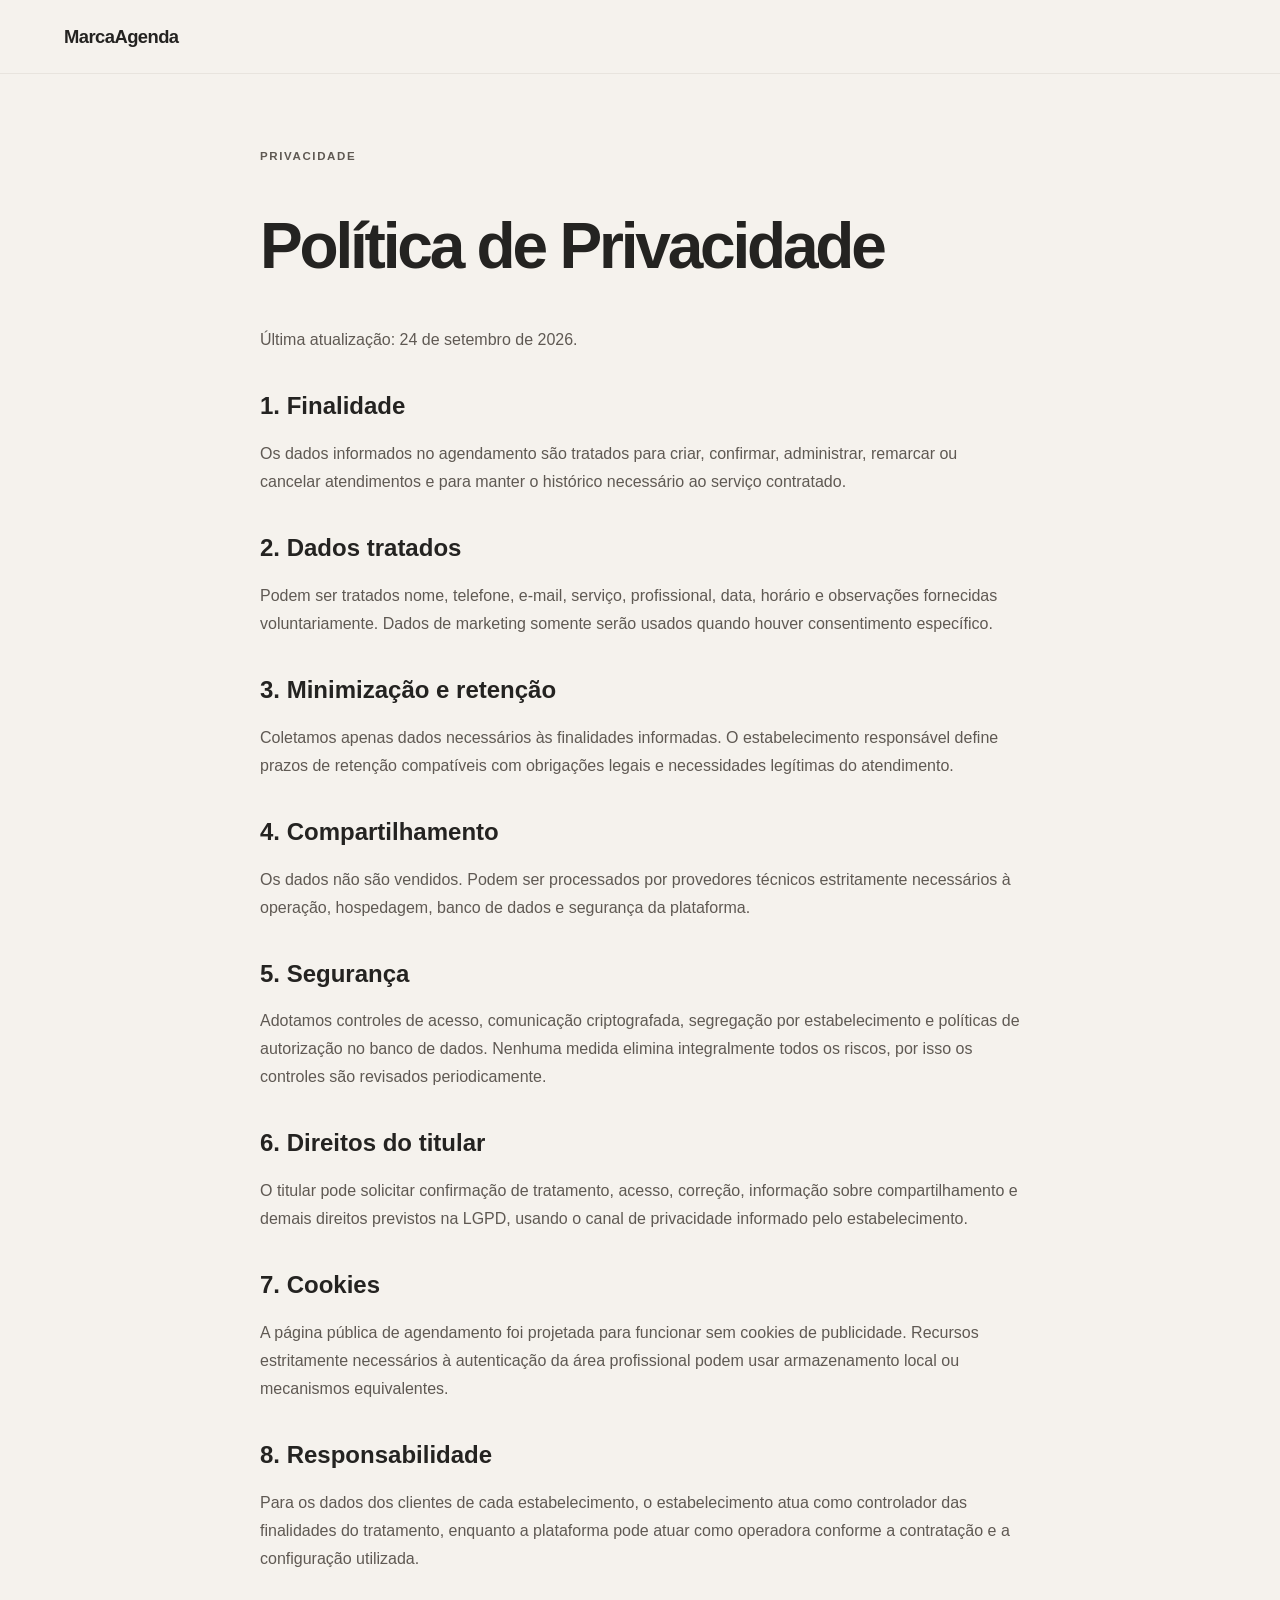
<file: privacidade.html>
<!doctype html><html lang="pt-BR"><head><meta charset="utf-8"><meta name="viewport" content="width=device-width,initial-scale=1"><title>Política de Privacidade — MarcaAgenda</title><link rel="stylesheet" href="./styles.css"></head><body><header class="topbar"><a class="brand" href="./">MarcaAgenda</a></header><main class="legal"><p class="eyebrow">PRIVACIDADE</p><h1>Política de Privacidade</h1><p>Última atualização: 24 de setembro de 2026.</p><h2>1. Finalidade</h2><p>Os dados informados no agendamento são tratados para criar, confirmar, administrar, remarcar ou cancelar atendimentos e para manter o histórico necessário ao serviço contratado.</p><h2>2. Dados tratados</h2><p>Podem ser tratados nome, telefone, e-mail, serviço, profissional, data, horário e observações fornecidas voluntariamente. Dados de marketing somente serão usados quando houver consentimento específico.</p><h2>3. Minimização e retenção</h2><p>Coletamos apenas dados necessários às finalidades informadas. O estabelecimento responsável define prazos de retenção compatíveis com obrigações legais e necessidades legítimas do atendimento.</p><h2>4. Compartilhamento</h2><p>Os dados não são vendidos. Podem ser processados por provedores técnicos estritamente necessários à operação, hospedagem, banco de dados e segurança da plataforma.</p><h2>5. Segurança</h2><p>Adotamos controles de acesso, comunicação criptografada, segregação por estabelecimento e políticas de autorização no banco de dados. Nenhuma medida elimina integralmente todos os riscos, por isso os controles são revisados periodicamente.</p><h2>6. Direitos do titular</h2><p>O titular pode solicitar confirmação de tratamento, acesso, correção, informação sobre compartilhamento e demais direitos previstos na LGPD, usando o canal de privacidade informado pelo estabelecimento.</p><h2>7. Cookies</h2><p>A página pública de agendamento foi projetada para funcionar sem cookies de publicidade. Recursos estritamente necessários à autenticação da área profissional podem usar armazenamento local ou mecanismos equivalentes.</p><h2>8. Responsabilidade</h2><p>Para os dados dos clientes de cada estabelecimento, o estabelecimento atua como controlador das finalidades do tratamento, enquanto a plataforma pode atuar como operadora conforme a contratação e a configuração utilizada.</p></main></body></html>
</file>
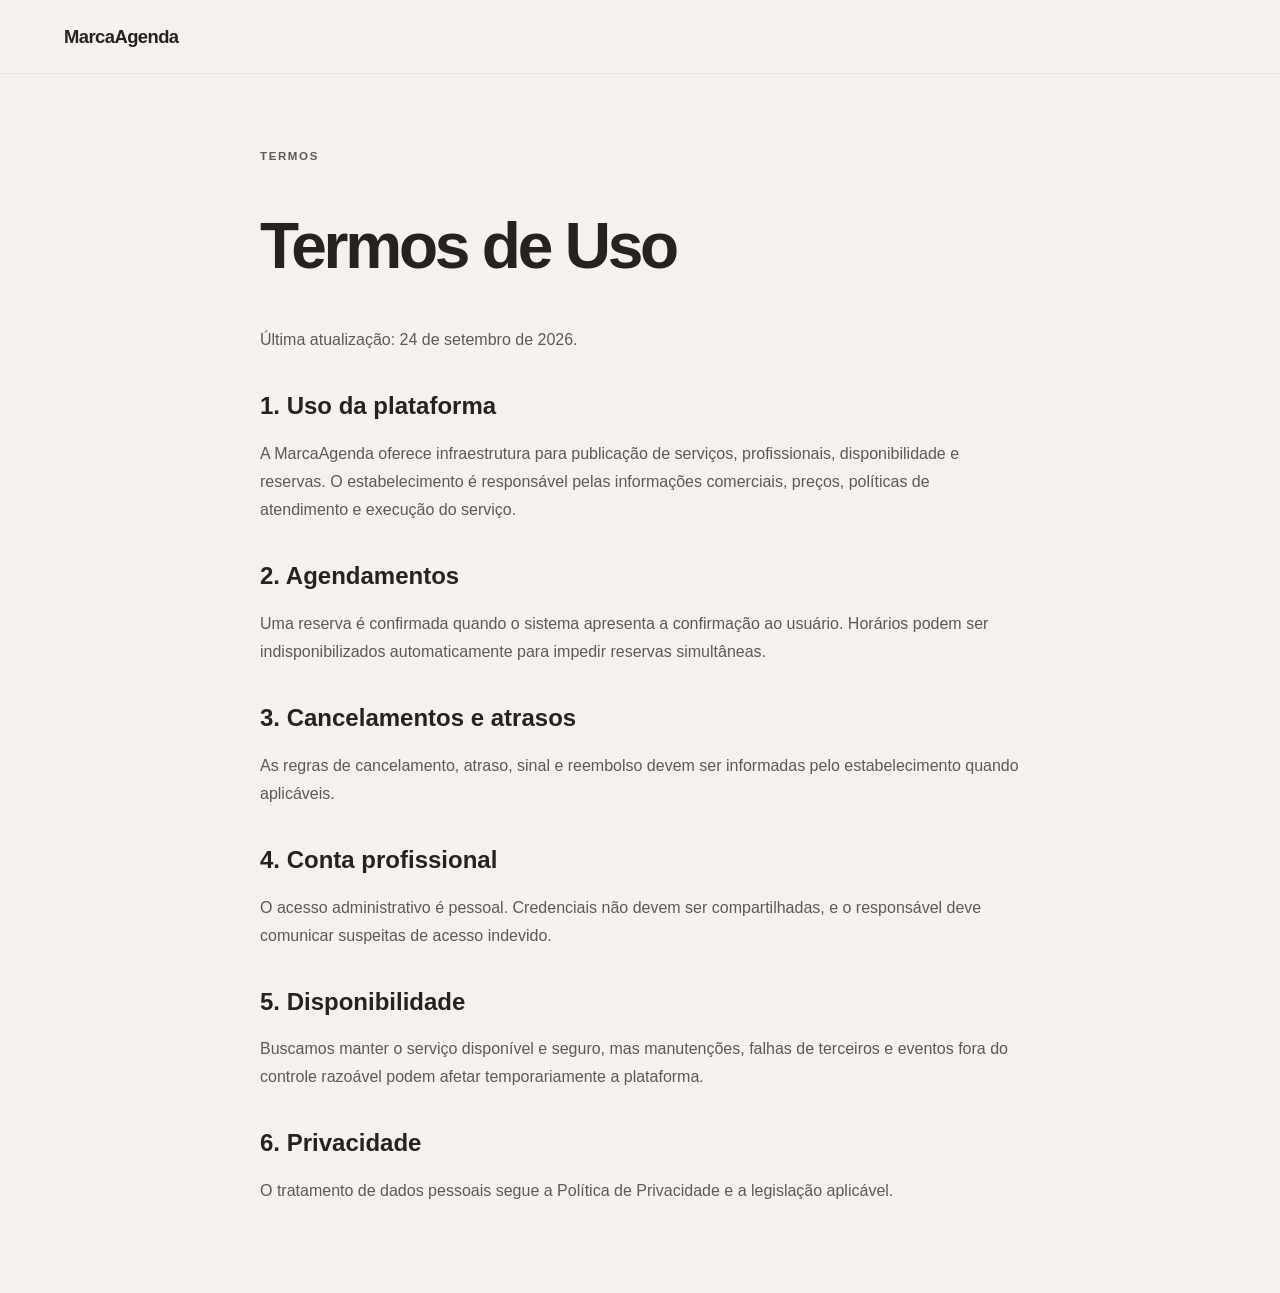
<file: termos.html>
<!doctype html><html lang="pt-BR"><head><meta charset="utf-8"><meta name="viewport" content="width=device-width,initial-scale=1"><title>Termos de Uso — MarcaAgenda</title><link rel="stylesheet" href="./styles.css"></head><body><header class="topbar"><a class="brand" href="./">MarcaAgenda</a></header><main class="legal"><p class="eyebrow">TERMOS</p><h1>Termos de Uso</h1><p>Última atualização: 24 de setembro de 2026.</p><h2>1. Uso da plataforma</h2><p>A MarcaAgenda oferece infraestrutura para publicação de serviços, profissionais, disponibilidade e reservas. O estabelecimento é responsável pelas informações comerciais, preços, políticas de atendimento e execução do serviço.</p><h2>2. Agendamentos</h2><p>Uma reserva é confirmada quando o sistema apresenta a confirmação ao usuário. Horários podem ser indisponibilizados automaticamente para impedir reservas simultâneas.</p><h2>3. Cancelamentos e atrasos</h2><p>As regras de cancelamento, atraso, sinal e reembolso devem ser informadas pelo estabelecimento quando aplicáveis.</p><h2>4. Conta profissional</h2><p>O acesso administrativo é pessoal. Credenciais não devem ser compartilhadas, e o responsável deve comunicar suspeitas de acesso indevido.</p><h2>5. Disponibilidade</h2><p>Buscamos manter o serviço disponível e seguro, mas manutenções, falhas de terceiros e eventos fora do controle razoável podem afetar temporariamente a plataforma.</p><h2>6. Privacidade</h2><p>O tratamento de dados pessoais segue a Política de Privacidade e a legislação aplicável.</p></main></body></html>
</file>
<file: styles.css>
:root{
  --bg:#f5f2ed;--surface:#fffdf9;--surface-2:#eee9e2;--text:#242321;--muted:#77716a;
  --line:#ded8d0;--accent:#49433f;--accent-soft:#e8e1d9;--ok:#305f47;--danger:#8a3c35;
  --shadow:0 20px 55px rgba(40,33,28,.08);--radius:24px
}
*{box-sizing:border-box}html{scroll-behavior:smooth}body{margin:0;background:var(--bg);color:var(--text);font-family:Inter,ui-sans-serif,-apple-system,BlinkMacSystemFont,"Segoe UI",sans-serif}
a{color:inherit}.topbar{height:74px;display:flex;align-items:center;justify-content:space-between;padding:0 clamp(20px,5vw,72px);border-bottom:1px solid rgba(80,70,60,.08)}
.brand{text-decoration:none;font-weight:760;letter-spacing:-.03em;font-size:1.15rem}.quiet-link{text-decoration:none;font-size:.9rem;color:var(--muted)}
.shell{width:min(1080px,calc(100% - 32px));margin:0 auto;padding:72px 0 56px}.hero{display:flex;align-items:end;justify-content:space-between;gap:24px;margin-bottom:28px}
.eyebrow{font-size:.72rem;font-weight:800;letter-spacing:.14em;color:#81786f;margin:0 0 12px}.hero h1{font-size:clamp(2.2rem,7vw,4.8rem);line-height:.95;letter-spacing:-.06em;margin:0 0 18px;max-width:760px}
.muted,.panel-head p{color:var(--muted);margin:0;line-height:1.55}.status-pill{border:1px solid var(--line);background:rgba(255,255,255,.38);padding:10px 14px;border-radius:999px;font-size:.82rem;color:var(--muted);white-space:nowrap}
.booking-card{background:var(--surface);border:1px solid var(--line);border-radius:var(--radius);box-shadow:var(--shadow);overflow:hidden}.steps{display:grid;grid-template-columns:repeat(4,1fr);border-bottom:1px solid var(--line)}
.step{appearance:none;border:0;background:transparent;padding:18px 12px;color:#8a837b;font-weight:650}.step span{display:inline-grid;place-items:center;width:25px;height:25px;border-radius:50%;border:1px solid var(--line);margin-right:7px;font-size:.78rem}.step.active{color:var(--text);background:#faf7f3}.step.active span{background:var(--accent);color:white;border-color:var(--accent)}
.panel{padding:clamp(24px,5vw,52px)}.panel-head{margin-bottom:26px}.panel-head h2{font-size:clamp(1.5rem,4vw,2.2rem);letter-spacing:-.04em;margin:8px 0 8px}.back{border:0;background:transparent;padding:0;color:var(--muted);cursor:pointer}
.hidden{display:none!important}.option-grid{display:grid;grid-template-columns:repeat(auto-fit,minmax(220px,1fr));gap:12px}.option{border:1px solid var(--line);background:#fff;border-radius:17px;padding:20px;text-align:left;cursor:pointer;transition:.18s ease}.option:hover{transform:translateY(-2px);border-color:#bdb3aa}.option strong{display:block;font-size:1rem;margin-bottom:7px}.option .meta{color:var(--muted);font-size:.88rem}.option .price{margin-top:14px;font-weight:760}
.field{display:flex;flex-direction:column;gap:8px}.field span{font-size:.82rem;font-weight:700;color:#635d57}.field input,.field textarea{width:100%;border:1px solid var(--line);background:white;border-radius:14px;padding:14px 15px;font:inherit;color:var(--text);outline:none}.field input:focus,.field textarea:focus{border-color:#91877e;box-shadow:0 0 0 3px rgba(73,67,63,.08)}.field.compact{max-width:280px;margin-bottom:22px}
.time-grid{display:grid;grid-template-columns:repeat(auto-fill,minmax(94px,1fr));gap:9px}.time{border:1px solid var(--line);background:white;border-radius:12px;padding:12px;cursor:pointer;font-weight:700}.time:hover{border-color:#8b8178}.time.selected{background:var(--accent);color:white}
.form-grid{display:grid;grid-template-columns:1fr 1fr;gap:16px}.form-grid .field:nth-child(4),.consent,.privacy-note,.form-grid button{grid-column:1/-1}.consent{display:flex;gap:10px;align-items:flex-start;color:var(--muted);font-size:.88rem}.privacy-note{font-size:.78rem;line-height:1.5;color:var(--muted)}
.primary,.secondary{border:0;border-radius:14px;padding:15px 18px;font:inherit;font-weight:760;cursor:pointer}.primary{background:var(--accent);color:white}.secondary{background:var(--surface-2);color:var(--text)}.primary:disabled{opacity:.55;cursor:not-allowed}
.alert{margin:20px 24px 0;border:1px solid #e5b9b3;background:#fff5f3;color:var(--danger);padding:13px 15px;border-radius:12px;font-size:.9rem}
.success{text-align:center}.success-icon{width:58px;height:58px;border-radius:50%;display:grid;place-items:center;margin:0 auto 18px;background:#e8f2ec;color:var(--ok);font-size:1.6rem;font-weight:800}.confirmation{margin:24px auto;max-width:480px;background:#f5f1eb;border-radius:16px;padding:18px;line-height:1.7}
footer{display:flex;justify-content:space-between;gap:20px;align-items:center;width:min(1080px,calc(100% - 32px));margin:0 auto;padding:24px 0 40px;color:var(--muted);font-size:.8rem}footer nav{display:flex;gap:16px}
.skeleton-grid:empty:before{content:"Carregando opções...";color:var(--muted)}
.legal{width:min(760px,calc(100% - 32px));margin:0 auto;padding:72px 0}.legal h1{font-size:clamp(2.2rem,7vw,4rem);letter-spacing:-.05em}.legal h2{margin-top:38px}.legal p,.legal li{color:#5f5953;line-height:1.75}
.admin-shell{width:min(1180px,calc(100% - 32px));margin:0 auto;padding:48px 0}.admin-card{background:var(--surface);border:1px solid var(--line);border-radius:var(--radius);padding:28px}.admin-grid{display:grid;grid-template-columns:repeat(3,1fr);gap:12px}.metric{background:#f5f1eb;border-radius:16px;padding:18px}.metric strong{font-size:1.7rem;display:block;margin-top:6px}.table-wrap{overflow:auto;margin-top:18px}table{width:100%;border-collapse:collapse}th,td{text-align:left;padding:13px;border-bottom:1px solid var(--line);font-size:.88rem}th{color:var(--muted);font-size:.75rem}
@media(max-width:720px){.shell{padding-top:40px}.hero{align-items:flex-start;flex-direction:column}.status-pill{display:none}.steps{overflow:auto;grid-template-columns:repeat(4,minmax(125px,1fr))}.step{font-size:.78rem}.form-grid{grid-template-columns:1fr}.admin-grid{grid-template-columns:1fr}.topbar{padding:0 20px}}

.slot-group{width:100%;margin:8px 0 20px}.slot-group h3{font-size:.92rem;color:var(--muted);margin:0 0 10px;letter-spacing:.02em}
</file>
